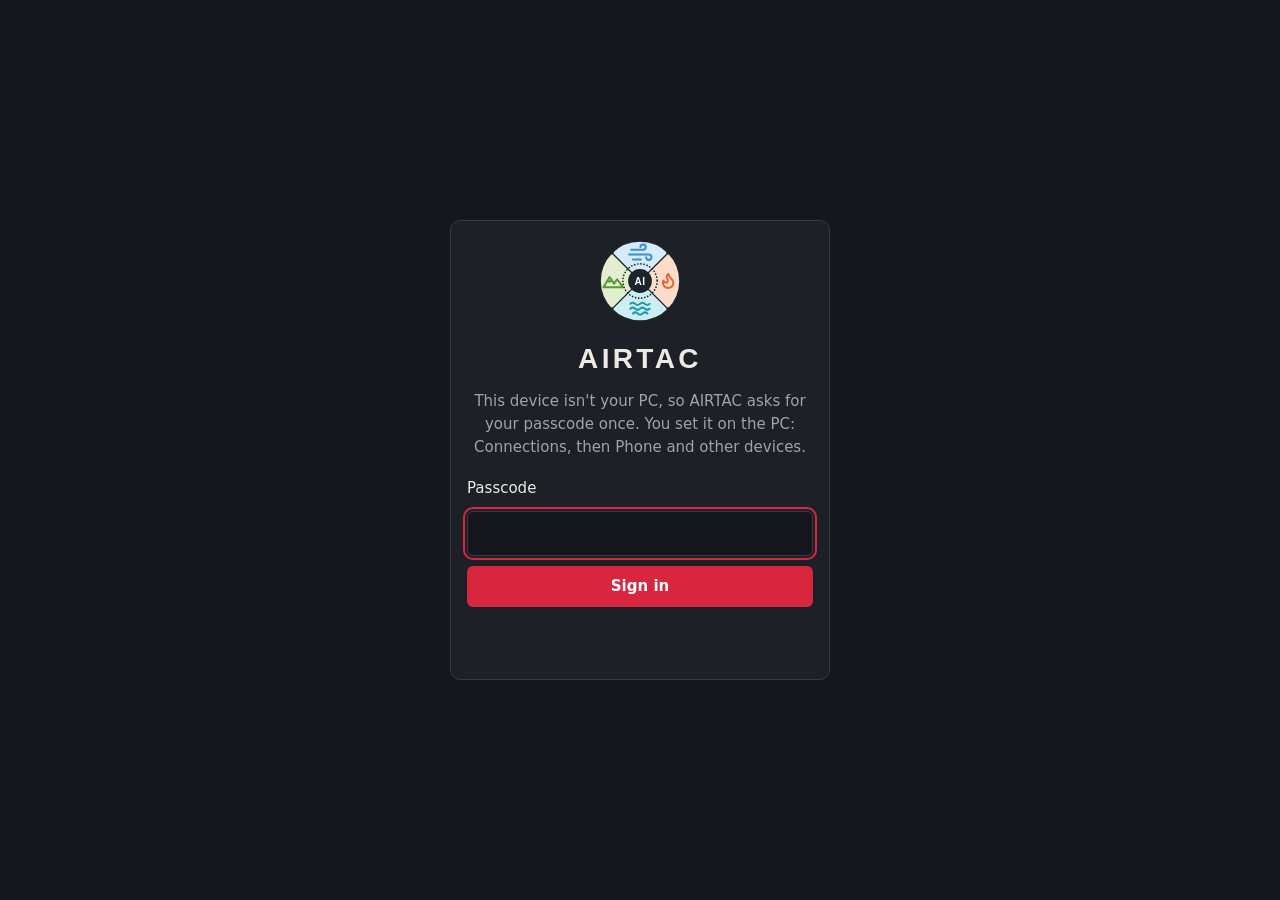
<file: web/login.html>
<!doctype html>
<html lang="en" data-skin="crimson">
<head>
  <meta charset="utf-8">
  <meta name="viewport" content="width=device-width, initial-scale=1">
  <meta name="color-scheme" content="dark light">
  <title>AIRTAC Advance: sign in</title>
  <meta name="theme-color" content="#15171c">
  <link rel="icon" href="favicon.svg?v=keys1" type="image/svg+xml">
  <link rel="manifest" href="manifest.webmanifest?v=keys1">
  <link rel="stylesheet" href="style.css?v=keys1">
  <script src="login.js?v=keys1" defer></script>
  <style>
    body { min-height: 100vh; display: grid; place-items: center; padding: 16px; }
    .signin { width: min(380px, 100%); text-align: center; }
    .signin img { width: 88px; height: 88px; }
    .signin h1 { margin: 12px 0 4px; font: 700 28px/1.1 var(--display); letter-spacing: 0.12em; }
    .signin form { display: flex; flex-direction: column; gap: 10px; margin-top: 18px; text-align: left; }
    .signin .error { min-height: 1.3em; color: var(--accent-ink); font-size: 14px; }
  </style>
</head>
<body>
  <main class="signin panel">
    <img src="logo.svg" alt="">
    <h1>AIRTAC</h1>
    <p class="muted">This device isn't your PC, so AIRTAC asks for your passcode once. You set it on the PC: Connections, then Phone and other devices.</p>
    <form id="form">
      <label for="code">Passcode</label>
      <input id="code" class="field" type="password" autocomplete="current-password" required autofocus>
      <button class="primary" type="submit">Sign in</button>
      <p id="error" class="error" role="alert"></p>
    </form>
  </main>
</body>
</html>
</file>
<file: web/style.css>
/* AIRTAC: one page, three themes. Every colour comes from the variables below, so a theme
   is just a different set of values. Solid panels only: no glass or blur (cheap on an old laptop). */

:root,
[data-skin="crimson"] {          /* default: gunmetal and crimson */
  --bg: #15171c;
  --surface: #1d2027;
  --raised: #262a33;
  --line: #353a45;
  --ink: #eeeae3;
  --muted: #9ba4b0;
  --accent: #d7263d;
  --accent-ink: #ff6b7d;          /* accent readable as text on the dark surface */
  --accent-soft: rgba(215, 38, 61, 0.15);
  --on-accent: #ffffff;
  --ok: #3fbf8f;
  --warn: #e2a93b;
  --gold: var(--ink);              /* headline numbers; only the Gilded skin makes them gold */
  --sheen: none;                   /* panel finish; only Gilded uses a brushed-metal gradient */
  --wordmark: var(--ink);
  --wordmark-fill: none;
  --logo-dot: var(--accent);
  --logo-ink: var(--ink);
  --logo-apex: var(--accent);
  --logo-wave: var(--accent);
  color-scheme: dark;
}

[data-skin="arc"] {              /* navy and cyan */
  --bg: #0f1b24;
  --surface: #142430;
  --raised: #1a2e3c;
  --line: #28475c;
  --ink: #e4f3f9;
  --muted: #8eb3c4;
  --accent: #2fb6e5;
  --accent-ink: #6fd3f5;
  --accent-soft: rgba(47, 182, 229, 0.15);
  --on-accent: #062230;
  --ok: #46c79a;
  --warn: #e6b04a;
  --gold: var(--ink);
  --sheen: none;
  --wordmark: var(--ink);
  --wordmark-fill: none;
  --logo-dot: var(--accent);
  --logo-ink: var(--ink);
  --logo-apex: var(--accent);
  --logo-wave: var(--accent);
  color-scheme: dark;
}

[data-skin="day"] {              /* light, search-engine plain */
  --bg: #f6f7f9;
  --surface: #ffffff;
  --raised: #eef0f4;
  --line: #dde1e7;
  --ink: #1b1f27;
  --muted: #5b6472;
  --accent: #c21f35;
  --accent-ink: #b01c30;
  --accent-soft: rgba(194, 31, 53, 0.09);
  --on-accent: #ffffff;
  --ok: #1d8a5f;
  --warn: #a56a00;
  --gold: var(--ink);
  --sheen: none;
  --wordmark: var(--ink);
  --wordmark-fill: none;
  --logo-dot: var(--accent);
  --logo-ink: var(--ink);
  --logo-apex: var(--accent);
  --logo-wave: var(--accent);
  color-scheme: light;
}

[data-skin="gilded"] {            /* metallic black, silver, sky blue and metallic gold */
  --bg: #121418;
  --surface: #1b1e24;
  --raised: #262a31;
  --line: #4a505a;                 /* silver edges */
  --ink: #e9edf2;                  /* silver-white text */
  --muted: #a9b0ba;                /* brushed silver */
  --accent: #4fb8f0;               /* sky blue: buttons, links, focus */
  --accent-ink: #84cdf6;
  --accent-soft: rgba(79, 184, 240, 0.14);
  --on-accent: #06202e;
  --ok: #46c79a;
  --warn: #e6b04a;
  --gold: #e2bd5a;                 /* metallic gold: headline numbers and the wordmark */
  --logo-dot: #e2bd5a;
  --logo-ink: #dfe4ea;
  --logo-apex: #4fb8f0;
  --logo-wave: #e2bd5a;
  --sheen: linear-gradient(160deg, rgba(255, 255, 255, 0.06), rgba(255, 255, 255, 0) 40%, rgba(0, 0, 0, 0.18));
  --wordmark: transparent;
  --wordmark-fill: linear-gradient(180deg, #f6e7b0 0%, #e2bd5a 45%, #a8812a 55%, #e9cd7c 100%);
  color-scheme: dark;
}

[data-skin="contrast"] {          /* high contrast: black, white and yellow, strong outlines */
  --bg: #000000;
  --surface: #000000;
  --raised: #141414;
  --line: #ffffff;
  --ink: #ffffff;
  --muted: #e6e6e6;
  --accent: #ffd400;
  --accent-ink: #ffd400;
  --accent-soft: rgba(255, 212, 0, 0.18);
  --on-accent: #000000;
  --ok: #4dff9e;
  --warn: #ffb000;
  --gold: #ffffff;
  --sheen: none;
  --wordmark: #ffffff;
  --wordmark-fill: none;
  --logo-dot: #ffd400;
  --logo-ink: #ffffff;
  --logo-apex: #ffd400;
  --logo-wave: #ffd400;
  color-scheme: dark;
}
[data-skin="contrast"] a { text-decoration: underline; }
[data-skin="contrast"] :focus-visible { outline: 3px solid #ffd400 !important; outline-offset: 2px; }

:root {
  /* Bahnschrift ships with Windows 10 and 11: a DIN-style face that gives the instrument
     look without downloading a font. Phones fall back to their condensed system faces. */
  --display: "Bahnschrift", "DIN Alternate", "Roboto Condensed", "Arial Narrow", sans-serif;
  --body: "Segoe UI", system-ui, -apple-system, Roboto, sans-serif;
  --mono: Consolas, "Cascadia Mono", ui-monospace, monospace;
  --r-sm: 6px;
  --r-md: 10px;
  --r-pill: 999px;
}

* { box-sizing: border-box; }
html { background: var(--bg); }
body {
  margin: 0;
  background: var(--bg);
  color: var(--ink);
  font: 15px/1.55 var(--body);
  -webkit-font-smoothing: antialiased;
}
a { color: var(--accent-ink); }
input[type="radio"], input[type="checkbox"] { accent-color: var(--accent); }
[hidden] { display: none !important; }
.muted { color: var(--muted); }
.spacer { flex: 1; }

.icon {
  width: 20px;
  height: 20px;
  fill: none;
  stroke: currentColor;
  stroke-width: 1.75;
  stroke-linecap: round;
  stroke-linejoin: round;
  flex: none;
}

:focus-visible { outline: 2px solid var(--accent); outline-offset: 2px; }

/* ---------------------------------------------------------------- buttons and fields */

button { font: inherit; color: inherit; cursor: pointer; }
button:disabled { opacity: 0.5; cursor: wait; }

.icon-btn {
  display: inline-grid;
  place-items: center;
  width: 40px;
  height: 40px;
  border: 0;
  border-radius: var(--r-sm);
  background: transparent;
  color: var(--ink);
}
.icon-btn:hover { background: var(--raised); }
.icon-btn.small { width: 32px; height: 32px; }

.primary, .quiet {
  padding: 8px 16px;
  border-radius: var(--r-sm);
  border: 1px solid transparent;
  font-weight: 600;
}
.primary { background: var(--accent); color: var(--on-accent); }
.quiet { background: var(--raised); border-color: var(--line); }

.field {
  width: 100%;
  padding: 10px 12px;
  font: inherit;
  color: var(--ink);
  background: var(--bg);
  border: 1px solid var(--line);
  border-radius: var(--r-sm);
}
.field.mono { font: 14px/1.5 var(--mono); }
select.field { width: auto; padding: 6px 8px; }

/* ---------------------------------------------------------------- top bar and status */

.topbar {
  position: sticky;
  top: env(safe-area-inset-top, 0px);  /* stays below a phone's status bar */
  z-index: 20;
  display: flex;
  align-items: center;
  gap: 8px;
  padding: 8px 16px;
  background: var(--bg);
  border-bottom: 1px solid var(--line);
}
.brand {
  display: inline-flex;
  align-items: center;
  gap: 10px;
  font: 600 19px/1 var(--display);
  letter-spacing: 0.18em;
  color: var(--ink);
  text-decoration: none;
}
.logo { width: 30px; height: 30px; flex: none; }
.badge {
  padding: 3px 9px;
  border-radius: var(--r-pill);
  font: 600 12px/1.4 var(--display);
  letter-spacing: 0.06em;
  background: var(--raised);
  color: var(--muted);
}
/* Fixed colours, so the badge reads the same in every theme. */
.badge.live { background: #3fbf8f; color: #06140e; }
.badge.mock { background: #e2a93b; color: #1a1200; }

.stop {
  display: inline-flex;
  align-items: center;
  gap: 6px;
  padding: 6px 12px;
  border-radius: var(--r-sm);
  border: 1px solid var(--accent);
  background: transparent;
  color: var(--accent-ink);
  font-weight: 600;
}
.stop:hover { background: var(--accent-soft); }

.status { margin: 0; padding: 8px 16px; background: var(--warn); color: #1a1200; font-weight: 600; }

/* ---------------------------------------------------------------- drawer */

.scrim { position: fixed; inset: 0; z-index: 30; background: rgba(0, 0, 0, 0.5); }
.drawer {
  position: fixed;
  inset: 0 auto 0 0;
  z-index: 40;
  width: min(300px, 86vw);
  padding: 12px;
  overflow-y: auto;
  background: var(--surface);
  border-right: 1px solid var(--line);
  transform: translateX(-102%);
  transition: transform 0.2s ease;
}
.drawer.open { transform: none; }
.drawer-head { display: flex; align-items: center; justify-content: space-between; padding: 4px 4px 12px; }
.drawer-nav a, .drawer-item {
  display: flex;
  align-items: center;
  gap: 12px;
  width: 100%;
  padding: 10px 12px;
  border: 0;
  border-radius: var(--r-sm);
  background: transparent;
  color: var(--ink);
  text-decoration: none;
  text-align: left;
}
.drawer-nav a:hover, .drawer-item:hover { background: var(--raised); }
.drawer-nav a[aria-current="page"] { background: var(--accent-soft); color: var(--accent-ink); }
.drawer-group { margin: 16px 0 0; padding: 12px 0 0; border: 0; border-top: 1px solid var(--line); }
.drawer-label { margin: 0 0 6px; padding: 0 12px; color: var(--muted); font-size: 13px; }
.themes label, .switch { display: flex; align-items: center; gap: 10px; padding: 8px 12px; cursor: pointer; }
.swatch { width: 18px; height: 18px; border-radius: 50%; border: 1px solid var(--line); }
.swatch.crimson { background: linear-gradient(135deg, #15171c 50%, #d7263d 50%); }
.swatch.arc { background: linear-gradient(135deg, #0f1b24 50%, #2fb6e5 50%); }
.swatch.day { background: linear-gradient(135deg, #ffffff 50%, #c21f35 50%); }
.swatch.gilded { background: conic-gradient(#121418 0 25%, #c9ced6 0 50%, #4fb8f0 0 75%, #e2bd5a 0); }
.swatch.contrast { background: linear-gradient(135deg, #000000 50%, #ffd400 50%); border-color: #ffffff; }

.search, .answer, .app, .news-list, .progress-body, .drawer, .sheet, .panel, .chat-panel { background-image: var(--sheen); }

/* ---------------------------------------------------------------- home: hero and search */

main { max-width: 1120px; margin: 0 auto; padding: 0 16px 48px; }

.hero { max-width: 720px; margin: 0 auto; padding: 56px 0 24px; text-align: center; }
.wordmark {
  margin: 0;
  font: 600 clamp(56px, 11vw, 96px)/0.95 var(--display);
  letter-spacing: 0.22em;
  margin-right: -0.22em;            /* letter-spacing adds space after the last letter; this re-centres it */
  color: var(--wordmark);
  background: var(--wordmark-fill);
  -webkit-background-clip: text;    /* Gilded: the gold gradient shows through the letters */
  background-clip: text;
}
.tagline { margin: 12px 0 28px; color: var(--muted); font-size: 16px; }
.wordmark + .state-line { margin-bottom: 24px; }

.search {
  position: relative;
  display: flex;
  align-items: center;
  gap: 4px;
  padding: 6px 6px 6px 16px;
  background: var(--surface);
  border: 1px solid var(--line);
  border-radius: var(--r-pill);
  text-align: left;
}
.search:focus-within { border-color: var(--accent); box-shadow: 0 0 0 3px var(--accent-soft); }
.search-icon { color: var(--muted); }
.search input {
  flex: 1;
  min-width: 0;
  padding: 10px 8px;
  border: 0;
  outline: 0;
  background: transparent;
  color: var(--ink);
  font: 17px/1.3 var(--body);
}
.search input::-webkit-search-cancel-button { filter: grayscale(1); }
.mic {
  display: inline-grid;
  place-items: center;
  width: 44px;
  height: 44px;
  border: 0;
  border-radius: 50%;
  background: transparent;
  color: var(--accent-ink);
}
.mic:hover { background: var(--accent-soft); }
.mic.listening { background: var(--accent); color: var(--on-accent); animation: pulse 1.2s ease-in-out infinite; }
@keyframes pulse { 50% { box-shadow: 0 0 0 8px var(--accent-soft); } }
.ask-btn {
  padding: 10px 20px;
  border: 0;
  border-radius: var(--r-pill);
  background: var(--accent);
  color: var(--on-accent);
  font-weight: 600;
}
.hint { margin: 10px 0 0; color: var(--muted); font-size: 13px; }

.suggest {
  position: absolute;
  top: calc(100% + 6px);
  left: 0;
  right: 0;
  z-index: 10;
  margin: 0;
  padding: 6px;
  list-style: none;
  background: var(--surface);
  border: 1px solid var(--line);
  border-radius: var(--r-md);
  box-shadow: 0 12px 28px rgba(0, 0, 0, 0.35);
}
.suggest li {
  display: flex;
  align-items: center;
  gap: 10px;
  padding: 9px 10px;
  border-radius: var(--r-sm);
  cursor: pointer;
}
.suggest li[aria-selected="true"], .suggest li:hover { background: var(--raised); }
.suggest .icon { width: 18px; height: 18px; color: var(--muted); }
.suggest .kind { margin-left: auto; color: var(--muted); font-size: 12px; }

/* ---------------------------------------------------------------- the route trace */
/* You -> model -> tool(s) -> reply. The line between nodes runs while AIRTAC is working,
   then each hop lights up in order once the answer arrives. */

.route {
  display: flex;
  flex-wrap: wrap;
  align-items: center;
  justify-content: center;
  gap: 0;
  margin: 26px 0 0;
  padding: 0;
  list-style: none;
}
.route li { display: flex; align-items: center; }
.route.idle { opacity: 0.55; }           /* before the first question: shows the path, nothing lit */
.node {
  padding: 5px 12px;
  border: 1px solid var(--line);
  border-radius: var(--r-pill);
  background: var(--surface);
  color: var(--muted);
  font: 500 13px/1.3 var(--display);
  letter-spacing: 0.02em;
  white-space: nowrap;
  transition: border-color 0.2s, color 0.2s, background 0.2s;
}
.node.lit { border-color: var(--accent); color: var(--ink); background: var(--accent-soft); }
.node.ok { border-color: var(--ok); }
.node.error { border-color: var(--warn); color: var(--warn); }
.node.held { border-color: var(--warn); color: var(--ink); }
.wire { position: relative; width: 34px; height: 2px; margin: 0 4px; overflow: hidden; background: var(--line); }
.wire.lit { background: var(--accent); }
.wire.busy::after {
  content: "";
  position: absolute;
  inset: 0 auto 0 -40%;
  width: 40%;
  background: var(--accent);
  animation: travel 0.9s linear infinite;
}
@keyframes travel { to { left: 100%; } }

/* ---------------------------------------------------------------- answer */

.answer {
  margin: 20px 0 0;
  padding: 18px 20px;
  text-align: left;
  background: var(--surface);
  border: 1px solid var(--line);
  border-left: 3px solid var(--accent);
  border-radius: var(--r-md);
}
.spoken { margin: 0; font-size: 18px; line-height: 1.5; }
.pending {
  display: flex;
  flex-wrap: wrap;
  align-items: center;
  gap: 8px;
  margin-top: 14px;
  padding: 12px;
  border: 1px solid var(--warn);
  border-radius: var(--r-sm);
}
.pending p { flex-basis: 100%; margin: 0 0 4px; }
.pending-args {
  flex-basis: 100%;
  max-height: 12em;
  overflow: auto;
  margin: 0 0 6px;
  padding: 8px 10px;
  border-radius: var(--r-sm);
  background: var(--raised);
  color: var(--ink);
  font-family: inherit;
  font-size: 14px;
  line-height: 1.45;
  white-space: pre-wrap;
  overflow-wrap: anywhere;
}
.preview { display: block; max-width: 100%; margin-top: 14px; border-radius: var(--r-sm); background: #fff; }
.details { margin-top: 12px; }
.details summary { cursor: pointer; color: var(--muted); font-size: 14px; }
.screen {
  max-height: 340px;
  overflow: auto;
  margin: 8px 0 0;
  padding: 12px;
  background: var(--bg);
  border-radius: var(--r-sm);
  font: 13px/1.5 var(--mono);
  white-space: pre-wrap;
  word-break: break-word;
}
.transcript { margin: 8px 0 0; padding: 0; list-style: none; font-size: 14px; }
.transcript li { padding: 6px 0; border-bottom: 1px solid var(--line); }
.transcript .who { color: var(--muted); margin-right: 6px; }

/* ---------------------------------------------------------------- blocks: apps, news, progress */

.block { margin-top: 36px; }
.block h2, .view-title { margin: 0 0 14px; font: 600 21px/1.2 var(--display); letter-spacing: 0.02em; }
.block-head { display: flex; align-items: center; justify-content: space-between; }
.block-head h2 { margin-bottom: 14px; }

/* Nine apps: three rows of three, icon beside the text. */
.apps { display: grid; grid-template-columns: repeat(3, 1fr); gap: 10px; }
.app {
  display: flex;
  align-items: center;
  gap: 14px;
  padding: 14px;
  text-align: left;
  background: var(--surface);
  border: 1px solid var(--line);
  border-radius: var(--r-md);
}
.app:hover { border-color: var(--accent); }
.app .icon { width: 28px; height: 28px; color: var(--accent-ink); }
.app strong { display: block; font: 600 15px/1.2 var(--display); }
.app small { display: block; margin-top: 2px; color: var(--muted); font-size: 13px; line-height: 1.35; }

.split { display: grid; grid-template-columns: 1.6fr 1fr; gap: 24px; }

.tabs { display: flex; flex-wrap: wrap; gap: 6px; margin-bottom: 12px; }
.tab {
  padding: 6px 12px;
  border: 1px solid var(--line);
  border-radius: var(--r-pill);
  background: transparent;
  color: var(--muted);
  font-size: 14px;
}
.tab[aria-selected="true"] { border-color: var(--accent); background: var(--accent-soft); color: var(--ink); }
.news-list { background: var(--surface); border: 1px solid var(--line); border-radius: var(--r-md); }
.news-item { display: block; padding: 12px 16px; border-bottom: 1px solid var(--line); text-decoration: none; color: var(--ink); }
.news-item:last-child { border-bottom: 0; }
.news-item:hover { background: var(--raised); }
.news-item strong { display: block; font-weight: 600; line-height: 1.4; }
.news-item span { display: block; margin-top: 2px; color: var(--muted); font-size: 13px; }
.news-note { margin: 0; padding: 16px; color: var(--muted); }
.source { display: flex; justify-content: space-between; padding: 10px 16px; color: var(--muted); font-size: 13px; border-top: 1px solid var(--line); }
.sample-tag { color: var(--warn); }

/* Progress: one hero number, one bar chart, one column chart, three small totals. */
.progress-body { padding: 16px; background: var(--surface); border: 1px solid var(--line); border-radius: var(--r-md); }
.hero-num { margin: 0; font: 600 52px/1 var(--display); color: var(--gold); }
.hero-label { margin: 4px 0 18px; color: var(--muted); }
.chart-title { margin: 18px 0 8px; font-size: 14px; color: var(--muted); }
.hbar { display: grid; grid-template-columns: 64px 1fr 36px; align-items: center; gap: 8px; margin: 6px 0; font-size: 14px; }
.hbar .track { height: 14px; }
.hbar .fill { height: 100%; min-width: 2px; background: var(--accent); border-radius: 0 4px 4px 0; }
.hbar .val { text-align: right; font-variant-numeric: tabular-nums; }
.cols { display: flex; align-items: flex-end; justify-content: space-between; height: 120px; padding-top: 16px; border-bottom: 1px solid var(--line); }
.col { flex: 1; display: flex; flex-direction: column; align-items: center; justify-content: flex-end; height: 100%; cursor: default; }
.col .bar { width: min(22px, 70%); min-height: 2px; background: var(--accent); border-radius: 4px 4px 0 0; }
.col .cap { font-size: 12px; color: var(--ink); margin-bottom: 3px; font-variant-numeric: tabular-nums; }
.days { display: flex; justify-content: space-between; margin-top: 4px; }
.days span { flex: 1; text-align: center; color: var(--muted); font-size: 12px; }
.totals { display: grid; grid-template-columns: repeat(3, 1fr); gap: 8px; margin-top: 18px; }
.total { padding: 10px; background: var(--bg); border-radius: var(--r-sm); }
.total b { display: block; font: 600 22px/1.1 var(--display); color: var(--gold); }
.total span { color: var(--muted); font-size: 12px; }
.table-toggle { margin-top: 14px; padding: 0; border: 0; background: none; color: var(--accent-ink); font-size: 13px; text-decoration: underline; }
.data-table { width: 100%; margin-top: 8px; border-collapse: collapse; font-size: 13px; }
.data-table th, .data-table td { padding: 4px 6px; border-bottom: 1px solid var(--line); text-align: right; }
.data-table th:first-child, .data-table td:first-child { text-align: left; }

.tip {
  position: fixed;
  z-index: 60;
  padding: 6px 10px;
  pointer-events: none;
  background: var(--ink);
  color: var(--bg);
  border-radius: var(--r-sm);
  font-size: 13px;
  white-space: nowrap;
}

/* ---------------------------------------------------------------- history and files */

.view-title { margin-top: 32px; }
.history { margin-top: 16px; }
.history h3 { margin: 22px 0 8px; font: 600 15px/1.2 var(--display); color: var(--muted); }
.history-row {
  display: flex;
  align-items: center;
  gap: 12px;
  padding: 10px 12px;
  border-bottom: 1px solid var(--line);
}
.history-row .text { flex: 1; min-width: 0; overflow-wrap: anywhere; }
.history-row time { color: var(--muted); font-size: 13px; font-variant-numeric: tabular-nums; }
.history-row button { padding: 4px 10px; border: 1px solid var(--line); border-radius: var(--r-sm); background: transparent; font-size: 13px; }
.empty { padding: 28px 12px; color: var(--muted); }

.files { margin: 16px 0 0; padding: 0; list-style: none; }
.files li { display: flex; align-items: center; gap: 12px; padding: 10px 0; border-bottom: 1px solid var(--line); }
.files img { width: 56px; height: 40px; object-fit: cover; border-radius: 4px; background: #fff; }
.files .kind { width: 56px; text-align: center; font: 600 12px/40px var(--display); color: var(--muted); background: var(--raised); border-radius: 4px; }
.files small { color: var(--muted); }

/* ---------------------------------------------------------------- dialogs */

.sheet {
  width: min(640px, calc(100vw - 24px));
  padding: 0;
  color: var(--ink);
  background: var(--surface);
  border: 1px solid var(--line);
  border-radius: var(--r-md);
}
.sheet::backdrop { background: rgba(0, 0, 0, 0.55); }
.sheet-body { display: flex; flex-direction: column; gap: 12px; padding: 16px 18px 18px; }
.sheet-head { display: flex; align-items: center; justify-content: space-between; }
.sheet-head h2 { margin: 0; font: 600 20px/1.2 var(--display); }
.sheet p { margin: 0; }
.sheet .quiet { align-self: flex-start; }
.row { display: flex; flex-wrap: wrap; align-items: center; gap: 12px; }
.row label { display: flex; align-items: center; gap: 6px; color: var(--muted); font-size: 14px; }

/* ---------------------------------------------------------------- small screens */

@media (max-width: 900px) {
  .split { grid-template-columns: 1fr; }
}
@media (max-width: 560px) {
  .hero { padding-top: 36px; }
  .wordmark { letter-spacing: 0.14em; margin-right: -0.14em; }
  .ask-btn { display: none; }               /* Enter or the keyboard's Go key sends on phones */
  .apps { gap: 8px; }
  .app { flex-direction: column; align-items: flex-start; gap: 8px; padding: 12px 10px; }
  .app small { display: none; }
  .stop span { display: none; }
  .badge { white-space: nowrap; }
  header .edition { display: none; }        /* room for the model badge; the home page still says Advance */
  .hint { display: none; }                  /* keyboard tips don't help on a phone */
  .wire { width: 18px; }
  .route { row-gap: 8px; }
}

@media (prefers-reduced-motion: reduce) {
  *, *::before, *::after { animation: none !important; transition: none !important; }
}

/* ---------------------------------------------------------------- answers you can listen to */

.answer-head { display: flex; align-items: flex-start; gap: 12px; }
.answer-head .spoken { flex: 1; }
.listen {
  display: inline-flex;
  align-items: center;
  gap: 6px;
  flex: none;
  padding: 5px 10px;
  border: 1px solid var(--line);
  border-radius: var(--r-pill);
  background: transparent;
  color: var(--accent-ink);
  font-size: 13px;
}
.listen .icon { width: 16px; height: 16px; }
.listen:hover { background: var(--accent-soft); }

/* ---------------------------------------------------------------- app pages */

.drawer-apps a { font-size: 15px; }
.drawer-apps .icon { color: var(--accent-ink); }

.app-head { margin: 28px 0 18px; }
.back { display: inline-flex; align-items: center; gap: 6px; color: var(--muted); text-decoration: none; font-size: 14px; }
.back:hover { color: var(--ink); }
.app-title { display: flex; align-items: center; gap: 14px; margin-top: 10px; }
.app-title h2 { margin: 0; font: 600 30px/1.1 var(--display); letter-spacing: 0.02em; }
.app-title p { margin: 2px 0 0; }
.app-badge {
  display: grid;
  place-items: center;
  width: 52px;
  height: 52px;
  border-radius: var(--r-md);
  background: var(--accent-soft);
  color: var(--accent-ink);
  border: 1px solid var(--line);
}
.app-badge .icon { width: 28px; height: 28px; }
.usage { margin: 10px 0 0; font-size: 13px; }

.app-body { display: grid; grid-template-columns: minmax(0, 1.55fr) minmax(0, 1fr); gap: 24px; align-items: start; }
.app-main { display: flex; flex-direction: column; gap: 18px; min-width: 0; }
.chips { display: flex; flex-wrap: wrap; gap: 8px; }
.chip-btn {
  padding: 7px 12px;
  border: 1px solid var(--line);
  border-radius: var(--r-pill);
  background: var(--surface);
  font-size: 14px;
}
.chip-btn:hover { border-color: var(--accent); }
.chip-btn.primary { background: var(--accent); color: var(--on-accent); border-color: transparent; }

.stats { display: grid; grid-template-columns: repeat(auto-fit, minmax(140px, 1fr)); gap: 10px; }
.stat { padding: 14px; background: var(--surface); background-image: var(--sheen); border: 1px solid var(--line); border-radius: var(--r-md); }
.stat b { display: block; font: 600 30px/1.1 var(--display); color: var(--gold); font-variant-numeric: tabular-nums; }
.stat span { display: block; margin-top: 4px; color: var(--muted); font-size: 13px; }
.stat em { font-style: normal; color: var(--warn); font-size: 12px; }

.panel { padding: 16px; background: var(--surface); border: 1px solid var(--line); border-radius: var(--r-md); }
.panel h3 { display: flex; justify-content: space-between; gap: 8px; margin: 0 0 10px; font: 600 16px/1.3 var(--display); }
.panel h3 em { font: 400 12px/1.6 var(--body); font-style: normal; color: var(--warn); }
.rows { margin: 0; padding: 0; list-style: none; }
.rows li { padding: 9px 0; border-bottom: 1px solid var(--line); }
.rows li:last-child { border-bottom: 0; }
.rows a, .rows strong { display: block; font-weight: 600; color: var(--ink); text-decoration: none; overflow-wrap: anywhere; }
.rows a:hover { color: var(--accent-ink); }
.rows span { display: block; color: var(--muted); font-size: 13px; }
.gallery { display: grid; grid-template-columns: repeat(auto-fill, minmax(140px, 1fr)); gap: 10px; }
.gallery img { width: 100%; aspect-ratio: 4 / 3; object-fit: contain; background: #fff; border-radius: var(--r-sm); }
.panel .hbar { grid-template-columns: 112px 1fr 36px; }   /* room for "GeeksforGeeks" */
.meter { display: grid; grid-template-columns: 96px 1fr 64px; align-items: center; gap: 8px; margin: 8px 0; font-size: 14px; }
.meter .track { height: 10px; background: var(--raised); border-radius: 5px; overflow: hidden; }
.meter .fill { height: 100%; background: var(--accent); border-radius: 5px; }
.meter .val { text-align: right; color: var(--muted); font-variant-numeric: tabular-nums; }

/* Schedule editor */
.event-form { display: grid; grid-template-columns: minmax(0, 2fr) minmax(0, 1fr) minmax(0, 0.8fr) minmax(0, 1fr) minmax(0, 0.9fr) auto auto; gap: 8px; }
.event-form .field { width: 100%; }
.plan-row { display: flex; flex-wrap: wrap; align-items: center; gap: 10px; margin-top: 12px; font-size: 13px; }
.month { margin: 18px 0 6px; font: 600 14px/1.2 var(--display); color: var(--muted); }
.event { display: grid; grid-template-columns: auto 92px minmax(0, 1fr) auto; align-items: start; gap: 10px; padding: 9px 0; border-bottom: 1px solid var(--line); }
.event input { margin-top: 3px; width: 18px; height: 18px; }
.event time { color: var(--accent-ink); font-size: 13px; font-variant-numeric: tabular-nums; padding-top: 2px; }
.event .what { min-width: 0; overflow-wrap: anywhere; }
.event .what small { display: block; color: var(--muted); font-size: 12px; }
.event.done .what strong { text-decoration: line-through; color: var(--muted); }
.tag { display: inline-block; margin-right: 6px; padding: 0 7px; border-radius: var(--r-pill); font-size: 11px; line-height: 18px; border: 1px solid var(--line); color: var(--muted); }
.tag.est { border-color: var(--warn); color: var(--warn); }
.event .remove { width: 28px; height: 28px; }

/* Chat inside an app */
.chat-panel {
  position: sticky;
  top: 76px;
  display: flex;
  flex-direction: column;
  max-height: calc(100vh - 96px);
  background: var(--surface);
  border: 1px solid var(--line);
  border-radius: var(--r-md);
}
.chat-panel h3 { margin: 0; padding: 12px 16px; font: 600 16px/1.3 var(--display); border-bottom: 1px solid var(--line); }
.chat-log { flex: 1; min-height: 220px; margin: 0; padding: 14px; overflow-y: auto; list-style: none; display: flex; flex-direction: column; gap: 10px; }
.msg { max-width: 88%; padding: 9px 12px; border-radius: 12px; line-height: 1.5; overflow-wrap: anywhere; }
.msg.you { align-self: flex-end; background: var(--accent); color: var(--on-accent); border-bottom-right-radius: 4px; }
.msg.ai { align-self: flex-start; background: var(--raised); border-bottom-left-radius: 4px; }
.msg .meta { display: flex; flex-wrap: wrap; align-items: center; gap: 6px; margin-top: 6px; }
.msg .used { font-size: 12px; color: var(--muted); }
.msg pre { margin: 8px 0 0; padding: 8px; max-height: 220px; overflow: auto; background: var(--bg); border-radius: var(--r-sm); font: 12px/1.45 var(--mono); white-space: pre-wrap; }
.msg img { display: block; margin-top: 8px; border-radius: var(--r-sm); background: #fff; }
.chat-empty { color: var(--muted); font-size: 14px; }
.chat-form { display: flex; align-items: center; gap: 6px; padding: 10px; border-top: 1px solid var(--line); }
.chat-form input { flex: 1; min-width: 0; }
.chat-form .ask-btn { padding: 9px 14px; }

@media (max-width: 900px) {
  .app-body { grid-template-columns: 1fr; }
  .chat-panel { position: static; max-height: none; }
  .event-form { grid-template-columns: 1fr 1fr; }
  .event-form .field:first-child { grid-column: 1 / -1; }
}
@media (max-width: 560px) {
  .event { grid-template-columns: auto 74px minmax(0, 1fr) auto; }
  .chat-form .ask-btn { display: inline-block; }
}
.next-up { display: grid; gap: 2px; margin-top: 16px; padding: 12px; border: 1px solid var(--line); border-left: 3px solid var(--gold); border-radius: var(--r-sm); color: var(--ink); text-decoration: none; }
.next-up:hover { border-color: var(--accent); }
.next-up strong { font-weight: 600; }
.next-up span { font-size: 13px; }

/* Your day, at the top of Home */
.today {
  display: flex;
  align-items: center;
  gap: 12px;
  margin: 0 0 22px;
  padding: 12px 14px;
  text-align: left;
  background: var(--surface);
  background-image: var(--sheen);
  border: 1px solid var(--line);
  border-left: 3px solid var(--logo-dot);
  border-radius: var(--r-md);
}
.today > .icon { color: var(--logo-dot); }
.today-body { flex: 1; min-width: 0; }
.today p { margin: 0; }
.today-link { font-size: 13px; color: var(--accent-ink); }
.today .hint-tap { margin-top: 6px; color: var(--muted); font-size: 12px; }
.today-items { display: flex; flex-wrap: wrap; gap: 6px; margin: 8px 0 0; padding: 0; list-style: none; }
.today-items li { padding: 2px 9px; border: 1px solid var(--line); border-radius: var(--r-pill); font-size: 12px; color: var(--muted); }
.today-items li.overdue { border-color: var(--warn); color: var(--warn); }
.today-items li.now { border-color: var(--logo-dot); color: var(--ink); }
.today.speaking { border-color: var(--logo-dot); box-shadow: 0 0 0 3px var(--accent-soft); }
@media (max-width: 560px) {
  .today { flex-wrap: wrap; align-items: flex-start; }
  .today-body { flex-basis: calc(100% - 40px); }
  .today .listen { margin-left: 32px; }
}


/* ---------------------------------------------------------------- the AIRTAC mark, alive */
/* Air, fire, water and earth around an AI core. The page sets <body data-state> to idle,
   listening, thinking or speaking, and the mark shows it. Colours are the brand's in every skin. */

.mark { display: block; overflow: visible; }
.mark .em-w.air { fill: #d6ebfa; } .mark .em-w.fire { fill: #fcdcca; }
.mark .em-w.water { fill: #cdeef0; } .mark .em-w.earth { fill: #e2eed0; }
.mark .em-w, .mark .em-core, .mark .em-dots, .mark .em-ping { transform-box: view-box; transform-origin: 50px 50px; }
.mark .em-div { fill: none; stroke: #1d232b; stroke-width: 1.6; }
.mark .em-i { fill: none; stroke-width: 2.3; stroke-linecap: round; stroke-linejoin: round; }
.mark .em-i.air { stroke: #3a8ed4; } .mark .em-i.fire { stroke: #e8662e; }
.mark .em-i.water { stroke: #2299ad; } .mark .em-i.earth { stroke: #5f9634; }
.mark .em-rim { fill: none; stroke: #1d232b; stroke-width: 3; }
.mark .em-pins circle { fill: #1d232b; }
.mark .em-dots { fill: none; stroke: #1d232b; stroke-width: 1.9; stroke-linecap: round; stroke-dasharray: 0.1 3.45; }
.mark .em-core { fill: #1d232b; }
.mark .em-ai { fill: #fff; font: 700 11.5px Inter, "Segoe UI", Arial, sans-serif; text-anchor: middle; letter-spacing: 0.4px; }
.mark .em-eye { fill: #fff; display: none; }
.mark .em-ping { fill: none; stroke: #4fb8f0; stroke-width: 2.4; opacity: 0; }
/* The small copy in the top bar keeps only what reads at 30 px. */
.logo.mark .em-icons, .logo.mark .em-dots, .logo.mark .em-ai, .logo.mark .em-pins { display: none; }
.logo.mark .em-eye { display: block; }
.logo.mark .em-core { transform: scale(1.25); }

.hero-mark { width: 96px; height: 96px; margin: 0 auto 14px; }
.state-line { min-height: 1.4em; margin: 8px 0 0; color: var(--muted); font-size: 13px; letter-spacing: 0.04em; }
.elements { margin: 6px 0 0; font: 600 13px/1.4 ui-monospace, "Cascadia Code", Consolas, monospace; letter-spacing: 0.04em; color: var(--muted); }
.elements .air { color: #4fa3e6; } .elements .fire { color: #ef7a45; }
.elements .water { color: #2fb2c4; } .elements .earth { color: #7cb24a; }

/* Opening: the four elements arrive one after another. */
.hero-mark .em-w { animation: em-pop 0.6s cubic-bezier(.2, .8, .3, 1) both; }
.hero-mark .em-w.fire { animation-delay: 0.08s; }
.hero-mark .em-w.water { animation-delay: 0.16s; }
.hero-mark .em-w.earth { animation-delay: 0.24s; }
@keyframes em-pop { from { opacity: 0; transform: scale(0.6); } to { opacity: 1; transform: scale(1); } }

/* Thinking: the elements light up in turn and the dotted ring turns. */
body[data-state="thinking"] .mark .em-w { animation: em-glow 1.6s ease-in-out infinite; }
body[data-state="thinking"] .mark .em-w.fire { animation-delay: 0.4s; }
body[data-state="thinking"] .mark .em-w.water { animation-delay: 0.8s; }
body[data-state="thinking"] .mark .em-w.earth { animation-delay: 1.2s; }
body[data-state="thinking"] .mark .em-dots { animation: em-spin 2.4s linear infinite; }
@keyframes em-glow { 0%, 100% { opacity: 1; } 50% { opacity: 0.45; } }
@keyframes em-spin { to { transform: rotate(360deg); } }

/* Speaking: the AI core beats like a voice. */
body[data-state="speaking"] .mark .em-core { animation: em-beat 0.8s ease-in-out infinite; }
body[data-state="speaking"] .mark .em-dots { animation: em-spin 6s linear infinite; }
@keyframes em-beat { 0%, 100% { transform: scale(1); } 50% { transform: scale(1.12); } }
body[data-state="speaking"] .logo.mark .em-core { animation-name: em-beat-small; }
@keyframes em-beat-small { 0%, 100% { transform: scale(1.25); } 50% { transform: scale(1.45); } }

/* Listening: rings go out from the core. */
body[data-state="listening"] .mark .em-ping { animation: em-ping 1.3s ease-out infinite; }
@keyframes em-ping { 0% { opacity: 0.9; transform: scale(1); } 100% { opacity: 0; transform: scale(3); } }

/* Voice settings in the menu */
.voice-settings { display: flex; flex-direction: column; gap: 4px; }
.setting { display: flex; flex-direction: column; gap: 4px; padding: 6px 12px; font-size: 14px; color: var(--muted); }
.setting .field { width: 100%; padding: 6px 8px; }
.voice-settings .quiet { margin: 6px 12px 0; align-self: flex-start; }

@media (max-width: 560px) {
  .hero-mark { width: 72px; height: 72px; margin-bottom: 10px; }
}
@media (prefers-reduced-motion: reduce) {
  .mark *, body[data-state] .mark * { animation: none !important; }
  body[data-state="speaking"] .mark .em-core { transform: scale(1.1); }
  body[data-state="listening"] .mark .em-ping { opacity: 0.8; transform: scale(1.8); }
  body[data-state="thinking"] .mark .em-dots { stroke: #4fb8f0; }
}
.plan-note { margin: 6px 0 0; font-size: 12px; }

/* ---------------------------------------------------------------- Web: results and the reader */

.app.core { border-left: 3px solid var(--logo-dot); }
.web-search { max-width: 760px; margin: 0; }
.web-note { min-height: 1.3em; margin: 10px 0 0; font-size: 13px; }
.web-body { display: grid; grid-template-columns: minmax(0, 1fr); gap: 20px; margin-top: 12px; }
.web-body:has(.reader:not([hidden])) { grid-template-columns: minmax(0, 1fr) minmax(0, 1.1fr); }
.web-results { margin: 0; padding: 0; list-style: none; max-width: 760px; }
.web-result { padding: 14px 0; border-bottom: 1px solid var(--line); }
.web-site { display: flex; align-items: center; gap: 8px; font-size: 12.5px; color: var(--muted); }
.web-fav { display: inline-grid; place-items: center; width: 22px; height: 22px; border-radius: 50%;
  background: var(--raised); border: 1px solid var(--line); color: var(--ink); font: 700 11px/1 var(--display); }
.web-title { display: block; margin: 6px 0 4px; font: 600 17px/1.3 var(--display); color: var(--accent-ink); text-decoration: none; }
.web-title:hover { text-decoration: underline; }
.web-snippet { margin: 0; color: var(--ink); font-size: 14px; line-height: 1.5; opacity: 0.88; }
.web-actions { display: flex; gap: 8px; margin-top: 8px; }
.quiet.small, .btn-link { display: inline-flex; align-items: center; gap: 6px; padding: 4px 10px; font-size: 13px; }
.btn-link { border: 1px solid var(--line); border-radius: var(--r-sm); background: var(--raised); color: var(--ink);
  text-decoration: none; font-weight: 600; }
.quiet.small .icon, .btn-link .icon { width: 15px; height: 15px; }
.reader { position: sticky; top: 72px; align-self: start; max-height: calc(100vh - 96px); overflow-y: auto; }
.reader-head h3 { margin: 0 0 4px; font: 600 19px/1.3 var(--display); }
.reader-src { font-size: 13px; color: var(--accent-ink); }
.reader .chips { margin: 12px 0; }
.reader-answer { margin-bottom: 12px; padding: 12px; border-left: 3px solid var(--logo-dot); background: var(--raised);
  border-radius: var(--r-sm); line-height: 1.5; }
.reader-answer p { margin: 0; }
.reader-text { font-size: 15px; line-height: 1.65; }
.reader-text h4 { margin: 18px 0 6px; font: 600 16px/1.3 var(--display); }
.reader-text p { margin: 0 0 10px; }
.reader-text .bullet { padding-left: 16px; position: relative; }
.reader-text .bullet::before { content: ""; position: absolute; left: 4px; top: 0.7em; width: 5px; height: 5px;
  border-radius: 50%; background: var(--muted); }

/* ---------------------------------------------------------------- Work mode */

.work-form { display: flex; flex-direction: column; gap: 10px; max-width: 860px; }
.work-form textarea { resize: vertical; min-height: 76px; }
.work-current { margin-top: 18px; max-width: 860px; }
.work-head { display: flex; align-items: flex-start; justify-content: space-between; gap: 12px; }
.work-head h3 { margin: 0; font: 600 18px/1.3 var(--display); }
.work-head p { margin: 4px 0 0; }
.work-badge { flex: none; padding: 4px 10px; border-radius: 999px; font-size: 12px; font-weight: 700;
  background: var(--raised); border: 1px solid var(--line); }
.work-badge.running, .work-badge.planning { color: var(--accent-ink); border-color: var(--accent); }
.work-badge.done { color: var(--ok); border-color: var(--ok); }
.work-badge.waiting { color: var(--warn); border-color: var(--warn); }
.work-badge.failed { color: var(--accent-ink); }
.work-steps { margin: 14px 0 0; padding: 0; list-style: none; counter-reset: step; }
.work-step { display: flex; gap: 12px; align-items: flex-start; padding: 9px 0; border-top: 1px solid var(--line); }
.work-step strong { display: block; font-weight: 600; }
.work-step small { display: block; margin-top: 2px; color: var(--muted); font-size: 13px; }
.work-mark { flex: none; display: grid; place-items: center; width: 24px; height: 24px; border-radius: 50%;
  border: 1.5px solid var(--line); font-size: 12px; font-weight: 700; color: var(--muted); }
.work-step.done .work-mark { border-color: var(--ok); color: var(--ok); }
.work-step.running .work-mark { border-color: var(--accent); color: var(--accent-ink); animation: em-glow 1.2s ease-in-out infinite; }
.work-step.failed .work-mark { border-color: var(--accent); color: var(--accent-ink); }
.work-step.waiting .work-mark { border-color: var(--warn); color: var(--warn); }
.work-step.skipped { opacity: 0.6; }
.work-result { margin-top: 12px; }
.file-link { display: inline-flex; align-items: center; gap: 8px; padding: 8px 14px; border-radius: var(--r-sm);
  background: var(--accent); color: var(--on-accent); font-weight: 600; text-decoration: none; }
.file-link .icon { width: 18px; height: 18px; }
.work-list-title { margin: 26px 0 8px; font: 600 16px/1.3 var(--display); }
.work-list { margin: 0; padding: 0; list-style: none; max-width: 860px; }
.work-item { display: flex; justify-content: space-between; gap: 12px; width: 100%; padding: 10px 12px; text-align: left;
  background: transparent; border: 0; border-bottom: 1px solid var(--line); color: var(--ink); }
.work-item:hover { background: var(--raised); }
.work-item small { flex: none; color: var(--muted); }

@media (max-width: 860px) {
  .web-body:has(.reader:not([hidden])) { grid-template-columns: minmax(0, 1fr); }
  .reader { position: static; max-height: none; }
}

/* ---------------------------------------------------------------- AIRTAC Advance */

.edition { font-size: 0.42em; letter-spacing: 0.32em; text-transform: uppercase; vertical-align: middle;
  color: var(--accent-ink); -webkit-text-fill-color: var(--accent-ink); margin-left: 0.3em; }
.brand .edition, .drawer-head .edition { font-size: 10px; letter-spacing: 0.2em; margin-left: 4px; font-weight: 700; vertical-align: baseline; }
/* AIRTAC and ADVANCE share one baseline (the logo stays centred beside them). */
.brand-name { display: inline-flex; align-items: baseline; line-height: 1; }
/* ADVANCE: one centred line under AIRTAC (the padding balances the letter-spacing after the last letter). */
.wordmark .edition { display: block; margin: 10px 0 0; padding-left: 0.42em; font-size: clamp(15px, 1.7vw, 20px); letter-spacing: 0.42em; }

/* under an answer */
.brain-line { margin: 10px 0 0; font-size: 12.5px; color: var(--muted); }
.brain-line::before { content: ""; display: inline-block; width: 7px; height: 7px; margin-right: 6px; border-radius: 50%;
  background: var(--logo-dot); vertical-align: 1px; }
.sources { display: flex; flex-wrap: wrap; gap: 6px; margin: 10px 0 0; padding: 0; list-style: none; }
.sources li { display: inline-flex; align-items: center; gap: 6px; padding: 4px 10px; border: 1px solid var(--line);
  border-radius: 999px; font-size: 12.5px; background: var(--raised); }
.sources .icon { width: 14px; height: 14px; color: var(--accent-ink); }
.player { display: block; width: 100%; margin-top: 10px; }
.feedback { display: flex; flex-wrap: wrap; align-items: center; gap: 6px; margin-top: 12px; font-size: 13px; }
.feedback .icon-btn .icon { width: 18px; height: 18px; }
.fb-form { display: flex; gap: 8px; flex: 1 1 100%; }
.fb-form .field { flex: 1; }
.msg .meta .icon-btn { width: 28px; height: 28px; }
.msg .meta .icon-btn .icon { width: 15px; height: 15px; }
.msg audio { width: 100%; margin-top: 8px; }

/* notifications */
.toasts { position: fixed; right: 16px; bottom: 16px; z-index: 60; display: flex; flex-direction: column; gap: 8px;
  margin: 0; padding: 0; list-style: none; max-width: min(380px, calc(100vw - 32px)); }
.toast { display: grid; grid-template-columns: 1fr auto; gap: 2px 10px; padding: 12px 12px 12px 16px;
  background: var(--surface); border: 1px solid var(--line); border-left: 3px solid var(--logo-dot);
  border-radius: var(--r-md); box-shadow: 0 10px 30px rgba(0, 0, 0, 0.35); }
.toast strong { grid-column: 1; }
.toast span { grid-column: 1; color: var(--muted); font-size: 13.5px; }
.toast .icon-btn { grid-column: 2; grid-row: 1 / span 2; align-self: start; }

/* knowledge library */
.drop { display: flex; flex-direction: column; align-items: center; gap: 8px; padding: 22px; text-align: center;
  border: 2px dashed var(--line); border-radius: var(--r-md); cursor: pointer; color: var(--muted); }
.drop .icon { width: 28px; height: 28px; color: var(--accent-ink); }
.drop.over { border-color: var(--accent); background: var(--accent-soft); color: var(--ink); }
.library .row { margin-top: 12px; align-items: center; }
.library label { display: flex; align-items: center; gap: 8px; }
.library select { width: auto; }

/* lessons */
.lessons-list { margin: 8px 0 0; padding: 0; list-style: none; }
.lessons-list li { display: grid; grid-template-columns: auto 1fr auto; gap: 12px; align-items: start; padding: 10px 0;
  border-top: 1px solid var(--line); }
.lessons-list li.off > span { opacity: 0.6; }
.lessons-list small { display: block; margin-top: 2px; color: var(--muted); font-size: 12.5px; }

/* brains and plugins */
.brain-table { display: grid; gap: 6px; margin-bottom: 12px; }
.brain-row { display: grid; grid-template-columns: minmax(120px, 0.8fr) minmax(0, 1.6fr) minmax(0, 1fr); gap: 12px;
  align-items: center; padding: 10px 14px; background: var(--surface); border: 1px solid var(--line); border-radius: var(--r-sm); }
.brain-row code { overflow-wrap: anywhere; font-size: 13px; }
.brain-row.missing { border-color: var(--warn); }
.warn-note { padding: 10px 14px; border-left: 3px solid var(--warn); background: var(--raised); border-radius: var(--r-sm); }
.plugin-grid { display: grid; grid-template-columns: repeat(auto-fill, minmax(260px, 1fr)); gap: 12px; }
.plugin { padding: 14px; background: var(--surface); border: 1px solid var(--line); border-radius: var(--r-md); }
.plugin.planned { border-style: dashed; opacity: 0.85; }
.plugin-head { display: flex; align-items: center; gap: 10px; }
.plugin-head .icon { width: 22px; height: 22px; color: var(--accent-ink); }
.plugin-head strong { flex: 1; font: 600 15px/1.2 var(--display); }
.plugin p { margin: 8px 0 0; font-size: 14px; line-height: 1.45; }
.plugin .small { font-size: 12.5px; }
.plugin details { margin-top: 8px; font-size: 13px; color: var(--muted); }
.plugin details ul { margin: 6px 0 0; padding-left: 18px; }
.plugin-reason { color: var(--warn); font-size: 13px; }
.pill { padding: 2px 9px; border-radius: 999px; font-size: 11.5px; font-weight: 700; border: 1px solid var(--line); }
.pill.on { color: var(--ok); border-color: var(--ok); }
.pill.planned { color: var(--muted); }
.pill.needs-packages, .pill.needs-plugins, .pill.error { color: var(--warn); border-color: var(--warn); }
.badge.warn { background: var(--warn); color: #1a1200; }
.skills-row { margin: 14px 0 0; max-width: 860px; }
.hero-sub { margin: 2px 0 8px; font-size: 12.5px; }

@media (max-width: 560px) {
  .brain-row { grid-template-columns: 1fr; gap: 4px; }
  .toasts { left: 16px; right: 16px; }
}
.plugin.planned .plugin-reason { color: var(--muted); }

/* Accounts: one card per site */
.accounts .row { display: flex; align-items: center; gap: 8px; }
.acc-cards { display: grid; grid-template-columns: repeat(auto-fill, minmax(240px, 1fr)); gap: 12px; margin-top: 12px; }
.acc-card { border: 1px solid var(--line); border-radius: 12px; padding: 12px; display: flex; flex-direction: column; gap: 8px; min-width: 0; }
.acc-card h4 { margin: 0; font-size: 15px; }
.acc-card .acc-line { margin: 0; font-size: 14px; overflow-wrap: anywhere; }
.acc-card .acc-line em { color: var(--muted); font-style: normal; }
.acc-card small { color: var(--muted); font-size: 12.5px; }
.acc-card form { display: flex; gap: 6px; }
.acc-card .field { flex: 1; min-width: 0; padding: 6px 8px; }
.acc-links { display: flex; flex-wrap: wrap; gap: 6px; }
.acc-links a { display: inline-flex; align-items: center; gap: 4px; padding: 6px 10px; border-radius: 999px;
  border: 1px solid var(--line); text-decoration: none; font-size: 13.5px; }
.acc-links a.primary { background: var(--accent); border-color: var(--accent); color: var(--on-accent, #fff); }
.msg-links { display: flex; flex-direction: column; gap: 2px; margin-top: 6px; font-size: 13px; overflow-wrap: anywhere; }

/* Phones: the question box comes first, then the answer; your day moves under them. */
.answer { scroll-margin-top: 72px; }
@media (max-width: 560px) {
  .hero { display: flex; flex-direction: column; padding-top: 18px; }
  .hero-mark { width: 56px; height: 56px; margin: 0 auto 6px; }
  .wordmark { font-size: 46px; }
  .tagline { display: none; }
  .hero .answer { order: 4; }
  .hero .today { order: 5; margin: 18px 0 0; }
}

/* Phones: the button that lets AIRTAC speak (see unlockAudio in app.js) */
.start-airtac {
  position: fixed; left: 50%; bottom: calc(16px + env(safe-area-inset-bottom, 0px)); z-index: 25;
  transform: translateX(-50%); display: inline-flex; align-items: center; gap: 10px;
  max-width: calc(100vw - 32px); padding: 14px 22px; border: 0; border-radius: var(--r-pill);
  background: var(--accent); color: var(--on-accent); font: 600 16px/1.2 var(--body);
  box-shadow: 0 10px 28px rgba(0, 0, 0, 0.45); white-space: nowrap;
}
.start-airtac .icon { width: 22px; height: 22px; }

/* Schedule editor: Edit and Delete beside each item */
.event-actions { display: inline-flex; align-items: center; gap: 4px; }
.quiet.small { padding: 4px 10px; font-size: 13px; }
.event.editing { background: var(--accent-soft); border-radius: var(--r-sm); }
.noticed { display: flex; flex-wrap: wrap; gap: 6px; margin-top: 10px; }

/* Apps: "All apps" toggle and the launch tiles */
.app.more { border-style: dashed; }
.app.more .icon { color: var(--muted); }
.drawer-more { color: var(--muted) !important; }
.launch-block { margin-top: 14px; }
.launch-title { margin: 0 0 8px; font: 600 15px/1.2 var(--display); color: var(--muted); }
.launch { display: flex; flex-wrap: wrap; gap: 8px; }
.launch-tile { display: inline-flex; align-items: center; gap: 8px; padding: 8px 14px 8px 8px; border: 1px solid var(--line);
  border-radius: var(--r-pill); background: var(--surface); color: var(--ink); text-decoration: none; font-weight: 600; }
.launch-tile:hover { border-color: var(--accent); }
.launch-tile .icon { width: 15px; height: 15px; color: var(--muted); }
.launch-mark { display: inline-grid; place-items: center; width: 26px; height: 26px; border-radius: 50%;
  background: var(--accent-soft); color: var(--accent-ink); font: 700 13px/1 var(--display); }
.muted.small { font-size: 12.5px; margin: 6px 0 0; }

/* Research: notes on the left, co-pilot on the right */
.research-head { display: flex; flex-wrap: wrap; align-items: center; gap: 8px; }
.research-head .view-title { margin-right: 8px; }
.research-head select { width: auto; max-width: 260px; }
.research { display: grid; grid-template-columns: minmax(0, 1.25fr) minmax(0, 1fr); gap: 16px; margin-top: 12px; align-items: start; }
.rs-notes { display: flex; flex-direction: column; gap: 8px; min-width: 0; }
.rs-title { font: 600 18px/1.3 var(--display); }
.rs-body { min-height: 62vh; resize: vertical; line-height: 1.55; }
.rs-preview { min-height: 62vh; padding: 4px 2px; overflow-wrap: anywhere; }
.rs-copilot { position: sticky; top: 72px; max-height: calc(100vh - 96px); overflow-y: auto; min-width: 0; }
.rs-copilot h3 { margin: 0 0 4px; }
.rs-ask { display: flex; gap: 6px; margin: 10px 0; }
.rs-ask .field { flex: 1; min-width: 0; }
.rs-results { margin: 0; padding: 0; list-style: none; display: flex; flex-direction: column; gap: 10px; }
.rs-result { padding: 10px 12px; border: 1px solid var(--line); border-radius: var(--r-md); background: var(--bg); }
.rs-result.busy { opacity: 0.7; }
.rs-result-head { display: flex; justify-content: space-between; gap: 8px; align-items: baseline; }
.md h2, .md h3, .md h4, .md h5 { margin: 12px 0 6px; font-family: var(--display); }
.md p { margin: 0 0 8px; }
.md ul, .md ol { margin: 0 0 8px; padding-left: 20px; }
.md blockquote { margin: 0 0 8px; padding-left: 10px; border-left: 3px solid var(--line); color: var(--muted); }
.md pre { padding: 8px; background: var(--raised); border-radius: var(--r-sm); overflow-x: auto; font: 13px/1.45 var(--mono); }
.md code { font-family: var(--mono); font-size: 0.92em; }
@media (max-width: 900px) {
  .research { grid-template-columns: 1fr; }
  .rs-copilot { position: static; max-height: none; }
  .rs-body, .rs-preview { min-height: 40vh; }
}

/* Accounts: login details */
.acc-vault { border-top: 1px solid var(--line); padding-top: 8px; }
.acc-vault summary { cursor: pointer; font-size: 13.5px; font-weight: 600; }
.acc-vault[open] { display: flex; flex-direction: column; gap: 6px; }
.acc-pw { display: flex; gap: 6px; }
.acc-pw .field { flex: 1; min-width: 0; padding: 6px 8px; }
.acc-vault textarea { resize: vertical; font-size: 12.5px; }
.acc-vault-actions { display: flex; gap: 6px; }
.tier-title { margin: 18px 0 4px; font: 600 16px/1.3 var(--display); }

/* Connections: a board of compact tiles; each opens a sheet */
.conn-top { display: flex; flex-wrap: wrap; align-items: flex-end; justify-content: space-between; gap: 10px 16px; }
.conn-top .view-title { margin-bottom: 4px; }
.conn-sum { display: flex; align-items: center; gap: 10px; margin: 0; color: var(--muted); font-size: 14px; }
.conn-leds { display: inline-flex; gap: 4px; }
.conn-filter { display: flex; gap: 6px; overflow-x: auto; scrollbar-width: none; max-width: 100%; }
.conn-filter::-webkit-scrollbar { display: none; }
.conn-filter .chip-btn[aria-selected="true"] { background: var(--accent-soft); border-color: var(--accent); color: var(--ink); }
.conn-intro { margin: 10px 0 0; }
#conn-note.warn-note { margin: 12px 0 0; font-size: 13.5px; }
.conn-grid { display: grid; grid-template-columns: repeat(auto-fill, minmax(210px, 1fr)); gap: 10px; margin-top: 14px; }

.led { display: inline-block; flex: none; width: 8px; height: 8px; border-radius: 50%; border: 1.5px solid var(--line); }
.led.connected { background: var(--ok); border-color: var(--ok); box-shadow: 0 0 6px var(--ok); }
.led.saved { border-color: var(--ok); }
.led.error { background: var(--warn); border-color: var(--warn); }

.conn-tile { display: flex; align-items: center; gap: 12px; min-width: 0; padding: 12px 14px; text-align: left;
  color: var(--ink); background: var(--surface); border: 1px solid var(--line); border-radius: var(--r-md); cursor: pointer; }
.conn-tile:hover { background: var(--raised); }
.conn-tile:focus-visible { outline: 2px solid var(--accent); outline-offset: 2px; }
.conn-tile.connected { border-color: color-mix(in srgb, var(--ok) 55%, var(--line)); }
.conn-tile.error { border-color: color-mix(in srgb, var(--warn) 60%, var(--line)); }
.conn-tile-text { display: flex; flex-direction: column; gap: 3px; min-width: 0; }
.conn-tile-text strong { font-size: 15px; overflow: hidden; text-overflow: ellipsis; white-space: nowrap; }
.conn-tile-text small { display: flex; align-items: center; gap: 6px; color: var(--muted); font-size: 12.5px; white-space: nowrap; }
.conn-mono { display: grid; place-items: center; flex: none; width: 38px; height: 38px; border-radius: 11px;
  font-weight: 700; font-size: 14px; letter-spacing: 0.02em; color: var(--hue);
  background: color-mix(in srgb, var(--hue) 16%, transparent); border: 1px solid color-mix(in srgb, var(--hue) 40%, transparent); }

.conn-sheet { width: min(460px, calc(100vw - 24px)); max-height: min(86vh, 720px); }
.conn-sheet-head { display: flex; align-items: center; gap: 12px; }
.conn-sheet-head > div { flex: 1; min-width: 0; }
.conn-sheet-head h2 { margin: 0; font: 600 19px/1.25 var(--display); }
.conn-sheet-head .icon-btn { align-self: flex-start; }
.conn-state { display: flex; align-items: center; gap: 6px; margin-top: 3px !important; font-size: 13px; color: var(--muted); }
.conn-state.connected { color: var(--ok); }
.conn-state.error { color: var(--warn); }
.conn-powers { font-size: 13px; color: var(--muted); }
.conn-note { font-size: 13px; color: var(--warn); }
.conn-form { display: flex; flex-direction: column; gap: 10px; }
.conn-field { display: flex; flex-direction: column; gap: 4px; font-size: 13px; color: var(--muted); }
.conn-field .field { padding: 10px 12px; width: 100%; box-sizing: border-box; }
.conn-actions { display: flex; flex-wrap: wrap; gap: 8px; }
.conn-msg { min-height: 1.2em; font-size: 13.5px; }
.conn-msg:empty { display: none; }
.conn-msg.ok { color: var(--ok); }
.conn-msg.bad { color: var(--warn); }
.conn-link { display: inline-flex; align-items: center; gap: 4px; font-size: 13.5px; align-self: flex-start; }
.conn-link .icon { width: 14px; height: 14px; }
.pill.connected { color: var(--ok); border-color: var(--ok); }

@media (max-width: 560px) {
  .conn-top { flex-direction: column; align-items: stretch; }
  .conn-grid { grid-template-columns: 1fr 1fr; gap: 8px; }
  .conn-tile { flex-direction: column; align-items: flex-start; gap: 8px; padding: 12px; }
  .conn-mono { width: 34px; height: 34px; font-size: 13px; }
  .conn-tile-text strong { font-size: 14.5px; }
  /* the key sheet rises from the bottom, thumb-high */
  .conn-sheet { width: 100vw; max-width: 100vw; margin: auto 0 0; border-radius: 18px 18px 0 0; border-bottom: 0;
    max-height: 88vh; padding-bottom: env(safe-area-inset-bottom); }
  .conn-sheet .conn-actions button { flex: 1; }
}
@media (prefers-reduced-motion: no-preference) {
  .conn-sheet[open] { animation: conn-rise 0.18s ease-out; }
}
@keyframes conn-rise { from { transform: translateY(12px); opacity: 0; } }

body:not([data-view="home"]) .start-airtac { display: none; }


/* ---------------------------------------------------------------- 0.4: logos, AI apps, Social, Passwords, Settings */
.sr-only { position: absolute; width: 1px; height: 1px; overflow: hidden; clip: rect(0 0 0 0); white-space: nowrap; }
.view-head { display: flex; flex-wrap: wrap; align-items: center; gap: 10px; }
.view-head .field[type="search"] { flex: 1 1 220px; max-width: 360px; width: auto; }
.tiny { font-size: 11.5px; margin: 0; }

/* A logo: the brand's own tile (web/logos), or a two-letter badge when there's no open-licence logo. */
.logo-tile { display: grid; place-items: center; flex: none; width: 40px; height: 40px; border-radius: 10px; overflow: hidden; }
.logo-tile img { width: 100%; height: 100%; display: block; }
.logo-tile.sm { width: 30px; height: 30px; border-radius: 8px; }
.badge-tile { background: var(--raised); border: 1px solid var(--line); color: var(--ink); font: 700 14px/1 var(--display); letter-spacing: 0.02em; }
.logo-tile.sm.badge-tile { font-size: 11.5px; }
.ai-mark.has-logo { padding: 0; background: none; border: 0; overflow: hidden; }
.ai-mark.has-logo img { width: 100%; height: 100%; display: block; }

.app-cards { display: grid; grid-template-columns: repeat(auto-fill, minmax(230px, 1fr)); gap: 12px; margin: 12px 0; }
.app-card { display: flex; flex-direction: column; gap: 8px; padding: 14px; min-width: 0; background: var(--surface); border: 1px solid var(--line); border-radius: var(--r-md); background-image: var(--sheen); }
.app-card > * { min-width: 0; max-width: 100%; }
.app-card-head { display: flex; align-items: center; gap: 10px; }
.app-card h3 { margin: 0; font: 600 16px/1.2 var(--display); }
.app-card-head .muted.small { margin: 2px 0 0; }
.app-card-about { margin: 0; font-size: 14px; color: var(--muted); flex: 1; }
.card-actions { display: flex; flex-wrap: wrap; gap: 6px; }
.small-btn { display: inline-flex; align-items: center; gap: 6px; padding: 6px 11px; font-size: 13.5px; text-decoration: none; border-radius: var(--r-sm); }
a.primary.small-btn { color: var(--on-accent); }
.small-btn .icon { width: 15px; height: 15px; }
#ai-groups { margin: 10px 0 2px; }

/* The chat header: brain picker, provider and model, this session's tokens */
.chat-meta { display: flex; flex-wrap: wrap; align-items: center; justify-content: center; gap: 6px 12px; margin: 6px auto 0; max-width: 760px;
  font-size: 13px; color: var(--muted); }
.chat-meta .field { width: auto; padding: 4px 8px; font-size: 13px; }
.chat-model { color: var(--ink); font-weight: 600; }
.chat-meta.over, .chat-meta.over .chat-tokens { color: var(--warn); }
p.chat-meta { display: block; margin: 0 0 8px; text-align: left; }

/* Passwords */
.pw-state { display: inline-flex; align-items: center; gap: 4px; font-size: 13px; color: var(--muted); }
.pw-state .icon { width: 16px; height: 16px; }
.pc-only { display: flex; flex-direction: column; align-items: flex-start; gap: 6px; max-width: 560px; margin-top: 12px; }
.pc-only > .icon { width: 28px; height: 28px; color: var(--accent-ink); }
.pc-only p { margin: 0; }
.pw-setup, .pw-unlock { display: flex; flex-direction: column; gap: 10px; max-width: 560px; margin-top: 12px; }
.pw-setup .setting { padding: 0; }
.pw-unlock .row { display: flex; gap: 8px; }
.pw-unlock .row .field { flex: 1; }
.pw-tools { display: flex; flex-wrap: wrap; align-items: center; gap: 8px; margin: 12px 0; }
.pw-tools .primary, .pw-tools .quiet, .pw-actions .quiet { display: inline-flex; align-items: center; gap: 6px; }
.pw-tools .icon, .pw-actions .icon { width: 15px; height: 15px; }
.pw-form { display: flex; flex-direction: column; gap: 8px; margin-bottom: 12px; }
.pw-form .row { display: flex; gap: 8px; }
.pw-grid { display: grid; grid-template-columns: repeat(auto-fit, minmax(180px, 1fr)); gap: 8px; }
.pw-list { list-style: none; margin: 0; padding: 0; display: flex; flex-direction: column; gap: 8px; }
.pw-row { display: grid; grid-template-columns: auto minmax(0, 1fr) minmax(90px, auto) auto; align-items: center; gap: 10px;
  padding: 10px 12px; background: var(--surface); border: 1px solid var(--line); border-radius: var(--r-md); }
.pw-who { display: flex; flex-direction: column; min-width: 0; }
.pw-who strong, .pw-who span { overflow: hidden; text-overflow: ellipsis; white-space: nowrap; }
.pw-mask { font-family: var(--mono); font-size: 14px; letter-spacing: 0.05em; overflow-wrap: anywhere; }
.pw-actions { display: flex; flex-wrap: wrap; gap: 6px; justify-content: flex-end; }
.pw-actions .quiet { padding: 5px 9px; font-size: 13px; }
.pass-sheet .sheet-body { display: flex; flex-direction: column; gap: 10px; }
.pass-sheet .row { display: flex; gap: 8px; }

/* Settings */
.settings { display: grid; grid-template-columns: repeat(auto-fit, minmax(300px, 1fr)); gap: 14px; margin-top: 12px; align-items: start; }
.settings-wide { grid-column: 1 / -1; }
.settings .setting { padding: 6px 0; }
.settings .inline { display: flex; align-items: center; gap: 6px; }
.settings .inline .field { width: 140px; }
.settings .row { display: flex; flex-wrap: wrap; align-items: center; gap: 10px; margin-top: 8px; }
.quiet-link { color: var(--accent-ink); font-size: 14px; }
.theme-cards { display: grid; grid-template-columns: repeat(auto-fill, minmax(130px, 1fr)); gap: 8px; }
.theme-card { position: relative; display: flex; flex-direction: column; gap: 4px; padding: 10px; border: 1px solid var(--line); border-radius: var(--r-md); cursor: pointer; }
.theme-card input { position: absolute; opacity: 0; }
.theme-card:has(input:checked) { border-color: var(--accent); box-shadow: 0 0 0 2px var(--accent-soft); }
.theme-card:has(input:focus-visible) { outline: 2px solid var(--accent); }
.swatch.big { width: 100%; height: 34px; border-radius: var(--r-sm); }
.api-table { display: flex; flex-direction: column; gap: 6px; }
.api-row { display: grid; grid-template-columns: auto minmax(0, 1.3fr) minmax(70px, auto) minmax(0, 1fr) auto; align-items: center; gap: 10px;
  padding: 8px 10px; border: 1px solid var(--line); border-radius: var(--r-md); }
.api-row .api-msg { grid-column: 2 / -1; margin: 0; }
.api-row .api-msg:empty { display: none; }
.api-name { display: flex; flex-direction: column; min-width: 0; }
.api-name strong { overflow: hidden; text-overflow: ellipsis; white-space: nowrap; }
.api-key { font: 13px var(--mono); color: var(--muted); }
.api-state { display: inline-flex; align-items: center; gap: 6px; font-size: 13px; }

/* Research: recent notes on the left, and a distraction-free Focus mode (like Medium's editor) */
.research { grid-template-columns: minmax(150px, 0.45fr) minmax(0, 1.25fr) minmax(0, 1fr); }
.rs-recent { position: sticky; top: 72px; min-width: 0; }
.rs-recent h3 { margin: 0 0 6px; }
.rs-recent ol { list-style: none; margin: 0; padding: 0; display: flex; flex-direction: column; gap: 2px; }
.rs-recent button { width: 100%; text-align: left; padding: 6px 8px; border: 0; border-radius: var(--r-sm); background: none; color: var(--ink); cursor: pointer; }
.rs-recent button small { display: block; color: var(--muted); font-size: 11.5px; }
.rs-recent button[aria-current="true"] { background: var(--accent-soft); color: var(--accent-ink); }
#rs-focus { display: inline-flex; align-items: center; gap: 6px; }
#rs-focus .icon { width: 16px; height: 16px; }
body.focus-write .topbar, body.focus-write .rs-recent, body.focus-write .rs-copilot, body.focus-write .dock-bar,
body.focus-write .research-head > :not(#rs-focus):not(#rs-saved) { display: none !important; }
body.focus-write .research { grid-template-columns: minmax(0, 1fr); max-width: 760px; margin: 0 auto; }
body.focus-write .rs-notes { border: 0; background: none; padding: 0; }
body.focus-write .rs-notes > .tabs, body.focus-write .rs-notes > .muted.small { display: none; }
body.focus-write .rs-body:focus, body.focus-write .rs-title:focus { outline: none; box-shadow: none; }
body.focus-write .rs-title { font-size: 30px; border: 0; background: none; padding: 8px 0; }
body.focus-write .rs-body { min-height: 78vh; border: 0; background: none; font: 19px/1.75 Georgia, "Times New Roman", serif; padding: 0; resize: none; }
body.focus-write .research-head { justify-content: flex-end; max-width: 760px; margin: 0 auto; }
@media (max-width: 900px) {
  .research { grid-template-columns: 1fr; }
  .rs-recent { position: static; }
  .rs-recent ol { flex-direction: row; overflow-x: auto; }
  .rs-recent button { white-space: nowrap; }
}
@media (max-width: 560px) {
  .pw-row { grid-template-columns: auto minmax(0, 1fr); }
  .pw-mask, .pw-actions { grid-column: 1 / -1; justify-content: flex-start; }
  .api-row { grid-template-columns: auto minmax(0, 1fr) auto; grid-template-areas: "logo name test" "logo key state" "msg msg msg"; row-gap: 4px; }
  .api-row > .logo-tile { grid-area: logo; align-self: start; }
  .api-row .api-name { grid-area: name; }
  .api-row > button { grid-area: test; }
  .api-row .api-key { grid-area: key; }
  .api-row .api-state { grid-area: state; justify-self: end; }
  .api-row .api-msg { grid-area: msg; }
  .app-cards { grid-template-columns: 1fr; }
  body.focus-write .rs-body { font-size: 17px; }
}
.conn-mono.has-logo { padding: 0; background: none; border: 0; overflow: hidden; }
.conn-mono.has-logo img { width: 100%; height: 100%; display: block; }
#pw-lock { display: inline-flex; align-items: center; gap: 6px; }
#pw-lock .icon { width: 16px; height: 16px; }

/* The chat's side panel (model and plugins): slides in from the right; full screen on a phone */
.chat-setup { display: inline-flex; align-items: center; gap: 6px; padding: 4px 10px; font-size: 13px; }
.chat-setup .icon { width: 15px; height: 15px; }
.side-sheet { margin: 0 0 0 auto; height: 100dvh; max-height: 100dvh; width: min(380px, 100vw); max-width: 100vw; padding: 0; border: 0; border-left: 1px solid var(--line);
  background: var(--surface); color: var(--ink); }
.side-sheet[open] { animation: side-in 0.18s ease-out; }
@keyframes side-in { from { transform: translateX(24px); opacity: 0; } }
.side-sheet::backdrop { background: rgba(0, 0, 0, 0.45); }
.side-sheet .sheet-body { display: flex; flex-direction: column; gap: 10px; padding: 16px; overflow-y: auto; height: 100%; box-sizing: border-box; }
.side-sheet .setting { padding: 0; }
.side-mode { border: 1px solid var(--line); border-radius: var(--r-md); padding: 8px 12px; display: flex; flex-direction: column; gap: 6px; font-size: 14px; }
.side-mode legend { padding: 0 4px; color: var(--muted); font-size: 13px; }
.side-plugins { display: flex; flex-direction: column; gap: 4px; }
.side-plugin { display: flex; align-items: center; gap: 10px; padding: 6px 8px; border-radius: var(--r-sm); cursor: pointer; }
.side-plugin:hover { background: var(--raised); }
.side-plugin .icon { width: 18px; height: 18px; color: var(--muted); flex: none; }
.side-plugin span { display: flex; flex-direction: column; }
.side-plugin input:disabled + .icon, .side-plugin:has(input:disabled) span { opacity: 0.55; }
@media (prefers-reduced-motion: reduce) { .side-sheet[open] { animation: none; } }

/* Dev tools */
.dev-env { margin: 8px 0; display: flex; flex-wrap: wrap; gap: 4px 10px; }
.dev-card .app-card-head { align-items: flex-start; }
.dev-cmd { display: block; padding: 8px 10px; background: var(--raised); border-radius: var(--r-sm); font: 12.5px/1.5 var(--mono);
  overflow-x: auto; white-space: pre; color: var(--ink); }
.dev-out { margin: 8px 0 0; padding: 8px 10px; background: var(--bg); border: 1px solid var(--line); border-radius: var(--r-sm);
  font: 12px/1.5 var(--mono); max-height: 240px; overflow: auto; white-space: pre-wrap; overflow-wrap: anywhere; }
.dev-reach { margin-top: 12px; }
.dev-doctor { margin: 8px 0 12px; }
.dev-doctor-head { display: flex; gap: 12px; align-items: flex-start; justify-content: space-between; flex-wrap: wrap; }
.dev-doctor-head h3 { margin: 0 0 4px; }
.doctor-list { list-style: none; margin: 10px 0 0; padding: 0; display: grid; gap: 4px; }
.doctor-group { margin-top: 8px; font-weight: 700; font-size: 12px; text-transform: uppercase; letter-spacing: .06em; color: var(--muted); }
.doctor-row { display: flex; gap: 8px; align-items: baseline; font-size: 13.5px; overflow-wrap: anywhere; }
.doctor-row .led { flex: none; transform: translateY(1px); }
.led.fail { background: #e5484d; border-color: #e5484d; }   /* red in every theme: something to fix */
.doctor-fix { font-size: 12.5px; margin-top: 2px; }
.doctor-fix::before { content: "Fix: "; font-weight: 600; }
.doctor-good { color: var(--ok, inherit); }
.doctor-bad { color: var(--warn, inherit); font-weight: 600; }
.dev-reach summary { cursor: pointer; font-weight: 600; }

/* Offline banner: the server can't be reached (app.js connectionLost). */
.conn-banner { position: sticky; top: 0; z-index: 60; display: flex; gap: 12px; align-items: center; justify-content: space-between;
  flex-wrap: wrap; padding: 10px 16px; background: var(--warn); color: #1a1200; }
.conn-banner[hidden] { display: none; }
.conn-banner-text { display: grid; gap: 2px; min-width: 0; flex: 1 1 260px; overflow-wrap: anywhere; }
.conn-banner-actions { display: flex; gap: 8px; flex: none; }
.conn-banner .quiet { color: #1a1200; border-color: rgba(0,0,0,.35); background: rgba(255,255,255,.35); }
.conn-banner button { min-height: 44px; }

/* Search matches and "Your progress" numbers */
mark { background: var(--accent-soft); color: inherit; border-radius: 3px; padding: 0 1px; }
.suggest .suggest-empty { opacity: .8; cursor: default; }
.totals.you { margin: 0 0 12px; }
.you-num b { color: var(--gold); }

/* Touch targets: on a phone (or any touch screen) everything you tap is at least 44 x 44 px. */
@media (max-width: 600px), (pointer: coarse) {
  button, select, textarea, .chip-btn, .tab, a.primary, a.quiet, .small-btn, .stop, .icon-btn,
  input:not([type="checkbox"]):not([type="radio"]):not([type="range"]), .drawer-nav a, .drawer-more, .drawer-item,
  .app-card a, .news-item, .history-row button, .quiet-link {
    min-height: 44px;
  }
  .icon-btn, .icon-btn.small, .mic, .listen { min-width: 44px; min-height: 44px; }
  .drawer-nav a, .drawer-more, .quiet-link { display: flex; align-items: center; }
  label.switch, .drawer-group label { min-height: 44px; display: flex; align-items: center; gap: 8px; }
}

/* ---------------------------------------------------------------- Part B: catalog pages, Tabs, Web engines, Search everything */
.catalog-tools, .web-tools, .tab-tools { display: flex; flex-wrap: wrap; align-items: center; gap: 8px; margin: 6px 0; }
.catalog-tools .spacer, .web-tools .spacer, .tab-tools .spacer { flex: 1; }
.catalog-group { margin: 14px 0 4px; }
.catalog-group-h { margin: 0; font: 600 13px/1.3 var(--display); letter-spacing: 0.06em; text-transform: uppercase; color: var(--muted);
  padding-bottom: 6px; border-bottom: 1px solid var(--line); }
.embed-why { margin: 0; overflow: hidden; text-overflow: ellipsis; white-space: nowrap; }
.embed-why.ok { color: var(--ok); }
.card-actions { display: flex; flex-wrap: wrap; align-items: center; gap: 8px; }
.card-edit { margin-left: auto; }
.fav-tile { background: #fff; padding: 6px; border: 1px solid var(--line); }
.logo-tile.sm.fav-tile { padding: 4px; }
.danger { color: var(--accent-ink); }

.app-dialog { width: min(480px, calc(100vw - 32px)); padding: 18px; background: var(--surface); color: var(--ink);
  border: 1px solid var(--line); border-radius: var(--r-md); }
.app-dialog::backdrop { background: rgba(0, 0, 0, 0.55); }
.app-dialog h3 { margin: 0 0 12px; font: 600 18px/1.2 var(--display); }
.app-dialog label { display: grid; gap: 4px; margin: 0 0 10px; font-size: 14px; color: var(--muted); }
.app-dialog .row { display: flex; gap: 8px; align-items: center; }
.app-dialog .row .spacer { flex: 1; }

.tabbar { display: flex; align-items: stretch; gap: 8px; border-bottom: 1px solid var(--line); }
.tab-list { display: flex; flex: 1; min-width: 0; overflow-x: auto; scrollbar-width: thin; }
.site-tab { display: flex; align-items: center; gap: 8px; max-width: 220px; padding: 6px 8px 6px 10px; border: 1px solid transparent;
  border-bottom: 0; border-radius: 8px 8px 0 0; background: transparent; color: var(--muted); font: inherit; cursor: pointer; white-space: nowrap; }
.site-tab[aria-selected="true"] { background: var(--surface); color: var(--ink); border-color: var(--line); box-shadow: inset 0 2px 0 var(--accent); }
.site-tab.unloaded .tab-name { font-style: italic; opacity: 0.75; }
.site-tab.drop { box-shadow: inset 3px 0 0 var(--accent); }
.tab-name { overflow: hidden; text-overflow: ellipsis; }
.tab-close { display: grid; place-items: center; width: 22px; height: 22px; border-radius: 6px; }
.tab-close:hover { background: var(--raised); }
.tab-close .icon { width: 14px; height: 14px; }
.tab-search { display: flex; align-items: center; padding: 4px 0; }
.tab-search input { width: 220px; max-width: 40vw; padding: 6px 10px; border: 1px solid var(--line); border-radius: 8px; background: var(--raised); color: var(--ink); font: inherit; }
.tab-notice { margin: 4px 0; }
.tab-frames { position: relative; height: calc(100vh - 250px); min-height: 360px; border: 1px solid var(--line); border-radius: 0 0 var(--r-md) var(--r-md); overflow: hidden; background: #fff; }
.tab-frames:empty { display: none; }
.tab-frame { width: 100%; height: 100%; border: 0; display: block; }
.tab-frame[hidden] { display: none; }
.tab-empty { padding: 24px 0; }
.tab-picks { display: flex; flex-wrap: wrap; gap: 8px; }
.tab-picks .small-btn { display: inline-flex; align-items: center; gap: 8px; }

.web-src { margin-left: 8px; font-size: 12px; color: var(--muted); }
.find-btn { display: none; }
@media (max-width: 899px) {
  .find-btn { display: grid; }
  .tab-search input { width: 140px; }
  .tab-frames { height: calc(100vh - 230px); }
}
.catalog-tools .conn-filter, .web-tools .conn-filter, .tab-tools .conn-filter { flex-wrap: nowrap; overflow-x: auto; max-width: 100%; scrollbar-width: none; }
.catalog-tools .chip-btn, .web-tools .chip-btn, .tab-tools .chip-btn { flex: none; white-space: nowrap; }

/* ---------------------------------------------------------------- Part C: attachments, About you */
.attach-btn .icon { width: 20px; height: 20px; }
.attach-chips { display: flex; flex-wrap: wrap; gap: 8px; margin: 8px 0 0; }
.attach-chips[hidden] { display: none; }
.attach-chip { display: inline-flex; align-items: center; gap: 8px; max-width: 100%; padding: 6px 6px 6px 10px; border: 1px solid var(--line);
  border-radius: 10px; background: var(--surface); font-size: 13px; }
.attach-chip > .icon { width: 18px; height: 18px; flex: none; color: var(--muted); }
.attach-chip.ready > .icon { color: var(--ok); }
.attach-chip.error { border-color: var(--accent); }
.attach-chip.error small { color: var(--accent-ink); }
.attach-chip.uploading, .attach-chip.reading { opacity: 0.85; }
.chip-words { display: flex; flex-direction: column; min-width: 0; }
.chip-words small { color: var(--muted); overflow: hidden; text-overflow: ellipsis; white-space: nowrap; max-width: 260px; }
.chip-name { all: unset; cursor: pointer; font-weight: 600; overflow: hidden; text-overflow: ellipsis; white-space: nowrap; max-width: 260px; }
.chip-name:disabled { cursor: default; }
.chip-name:focus-visible { outline: 2px solid var(--accent); }
.chip-x { display: grid; place-items: center; width: 26px; height: 26px; border: 0; border-radius: 6px; background: transparent; color: var(--muted); cursor: pointer; }
.chip-x:hover { background: var(--raised); color: var(--ink); }
.chip-x .icon { width: 14px; height: 14px; }
.drop-on { outline: 2px dashed var(--accent); outline-offset: 4px; }
.attach-dialog { width: min(720px, calc(100vw - 32px)); }
.attach-preview { max-height: 60vh; overflow: auto; }
.attach-text { white-space: pre-wrap; word-break: break-word; font-size: 13px; background: var(--bg); padding: 10px; border-radius: 8px; border: 1px solid var(--line); }
.attach-img { max-width: 100%; max-height: 40vh; display: block; margin: 0 auto 8px; border-radius: 8px; }
.about-form { display: grid; grid-template-columns: repeat(auto-fill, minmax(260px, 1fr)); gap: 4px 16px; }
.about-form .about-other, .about-form .row { grid-column: 1 / -1; }
.about-form textarea { resize: vertical; }

@media (max-width: 600px), (pointer: coarse) {
  .chip-name { min-height: 44px; display: flex; align-items: center; }
  .chip-x { width: 44px; height: 44px; }
}
.repo-form { align-items: flex-end; flex-wrap: wrap; gap: 8px; margin-top: 12px; }
.repo-form .grow { flex: 1 1 260px; display: grid; gap: 4px; }
.repo-form label { display: grid; gap: 4px; }
.rs-brain-row { margin: 8px 0 2px; }
.lib-search { gap: 8px; margin-bottom: 8px; }
.lib-search .grow { flex: 1; }
.lib-answer { margin: 8px 0 4px; padding: 10px 12px; border-left: 3px solid var(--accent); background: var(--surface); border-radius: 6px; }
.lib-cites { margin: 0 0 10px; padding-left: 22px; font-size: 13px; color: var(--muted); }
.lib-hit { padding: 8px 0; border-bottom: 1px solid var(--line); }
.lib-hit p { margin: 2px 0; }
.sched-import { display: flex; flex-wrap: wrap; align-items: center; gap: 8px; margin: 12px 0 6px; }
.sched-import .icon { width: 16px; height: 16px; }
.inline-label { display: inline-flex; align-items: center; gap: 6px; font-size: 14px; color: var(--muted); }
.imp-preview { max-height: 360px; overflow: auto; padding: 8px; margin: 6px 0; border: 1px solid var(--line); border-radius: var(--r-md); background: var(--bg); }
.imp-row { display: grid; grid-template-columns: auto 150px 1fr auto; gap: 8px; align-items: center; padding: 4px 0; border-bottom: 1px solid var(--line); font-size: 14px; }
.sched-ask { gap: 8px; margin: 10px 0 4px; }
.sched-ask .grow { flex: 1; }
.sched-answer { white-space: pre-wrap; padding: 10px 12px; border-left: 3px solid var(--accent); background: var(--surface); border-radius: 6px; }
.sched-views { margin: 10px 0 6px; }
.cal-head { display: flex; align-items: center; justify-content: center; gap: 12px; margin: 6px 0; }
.cal-grid { display: grid; grid-template-columns: repeat(7, minmax(0, 1fr)); gap: 2px; }
.cal-dow { font-size: 12px; color: var(--muted); text-align: center; padding: 4px 0; }
.cal-day { min-height: 84px; padding: 4px; border: 1px solid var(--line); border-radius: 6px; background: var(--surface); display: flex; flex-direction: column; gap: 2px; min-width: 0; }
.cal-day.out { opacity: 0.45; }
.cal-day.today { border-color: var(--accent); box-shadow: inset 0 0 0 1px var(--accent); }
.cal-n { font-size: 12px; color: var(--muted); }
.cal-ev { font-size: 11.5px; line-height: 1.25; padding: 1px 4px; border-radius: 4px; background: var(--accent-soft); overflow: hidden; text-overflow: ellipsis; white-space: nowrap; }
.cal-ev.study { background: rgba(63, 191, 143, 0.18); }
.cal-ev.exam { background: rgba(215, 38, 61, 0.25); }
.cal-ev.done { text-decoration: line-through; opacity: 0.6; }
.cal-more { font-size: 11px; color: var(--muted); }
@media (max-width: 600px) {
  .cal-day { min-height: 56px; }
  .cal-ev { font-size: 0; height: 6px; padding: 0; }   /* phones: a coloured dot-bar per item; tap the list view for words */
  .imp-row { grid-template-columns: auto 1fr; }
  .imp-row .tag, .imp-row time { grid-column: 2; }
}
.work-report { max-height: 60vh; overflow: auto; padding: 10px 12px; border: 1px solid var(--line); border-radius: var(--r-md); background: var(--surface); margin: 8px 0; }
.models-panel { margin: 12px 0 20px; }
.model-row { display: grid; grid-template-columns: minmax(0, 1.4fr) minmax(0, 1fr) 70px minmax(0, 1fr) minmax(0, 1.2fr); gap: 8px; align-items: center; padding: 6px 0; border-bottom: 1px solid var(--line); }
.model-row code { overflow: hidden; text-overflow: ellipsis; white-space: nowrap; }
.model-row.too-big { opacity: 0.6; }
.model-roles { display: grid; grid-template-columns: repeat(auto-fill, minmax(220px, 1fr)); gap: 4px 16px; margin-top: 10px; }
.add-plugin { margin: 8px 0 14px; }
.add-plugin summary { cursor: pointer; font-weight: 600; }
.plugin-form { display: grid; grid-template-columns: repeat(auto-fill, minmax(240px, 1fr)); gap: 4px 16px; margin-top: 10px; }
.plugin-form .row { grid-column: 1 / -1; }
.plugin-switch { display: inline-flex; align-items: center; gap: 6px; font-size: 13px; color: var(--muted); }
@media (max-width: 600px) { .model-row { grid-template-columns: 1fr 1fr; } }
.dev-out { max-height: 320px; overflow: auto; white-space: pre-wrap; }

/* ---------------------------------------------------------------- the vault (Part D) */
.strength { display: flex; align-items: center; gap: 10px; }
.strength-bar { flex: 0 0 120px; height: 6px; border-radius: 3px; background: var(--line, rgba(127,127,127,.3)); overflow: hidden; }
.strength-bar i { display: block; height: 100%; width: 0; background: var(--warn); transition: width .2s; }
.strength-bar[data-score="1"] i { width: 25%; }
.strength-bar[data-score="2"] i { width: 50%; }
.strength-bar[data-score="3"] i { width: 75%; background: var(--ok); }
.strength-bar[data-score="4"] i { width: 100%; background: var(--ok); }
.recovery-key { display: block; padding: 12px; font-family: var(--mono); font-size: 18px; letter-spacing: .06em; text-align: center;
  border: 1px dashed currentColor; border-radius: 8px; user-select: all; overflow-wrap: anywhere; }
.pw-unlock h3 { display: flex; align-items: center; gap: 6px; }
.pw-unlock .quiet-link, .pw-setup .quiet-link { align-self: flex-start; }
.field.mono, textarea.mono { font-family: var(--mono); font-size: 12.5px; }
.conn-secret { display: flex; flex-wrap: wrap; align-items: center; gap: 6px; margin: -2px 0 6px; }
.conn-secret .api-key { font-family: var(--mono); overflow-wrap: anywhere; }
.conn-secret .quiet, .conn-tools .quiet { display: inline-flex; align-items: center; gap: 6px; padding: 5px 9px; font-size: 13px; }
.conn-secret .icon, .conn-tools .icon { width: 15px; height: 15px; }
.conn-tools { display: flex; flex-wrap: wrap; gap: 8px; align-items: center; margin: 8px 0 12px; }
.conn-tools .field { flex: 1 1 200px; min-width: 0; }
.custom-fields { display: flex; flex-direction: column; gap: 6px; }
.custom-fields .row { display: flex; gap: 6px; align-items: center; }
.custom-fields .row .field { flex: 1; min-width: 0; }
.conn-tile-text small.muted { font-size: 11px; }
#side-brain-refresh { display: inline-flex; align-items: center; gap: 6px; }
#side-brain-refresh .icon { width: 15px; height: 15px; }
.pass-sheet .quiet { display: inline-flex; align-items: center; gap: 6px; }
.pass-sheet .quiet .icon { width: 15px; height: 15px; }
#view-connections .conn-filter { max-width: 100%; overflow-x: auto; flex-wrap: nowrap; scrollbar-width: thin; }
#view-connections .conn-filter .chip-btn { white-space: nowrap; flex: 0 0 auto; }
#view-connections .conn-top { min-width: 0; flex-wrap: wrap; }
#view-connections .conn-top > div { min-width: 0; max-width: 100%; }
.conn-leds { flex-wrap: wrap; }
.history-tools { display: flex; flex-wrap: wrap; align-items: center; gap: 8px; margin: 10px 0; }
.history-tools .quiet { display: inline-flex; align-items: center; gap: 6px; padding: 5px 9px; font-size: 13px; }
.history-tools .icon { width: 14px; height: 14px; }
.history-row input[type=checkbox] { flex: 0 0 auto; }
.history-row .icon-btn.armed, .mem-items .icon-btn.armed { color: var(--warn); outline: 1px solid var(--warn); }
.mem-list { display: flex; flex-direction: column; gap: 6px; }
.mem-row { display: flex; flex-wrap: wrap; align-items: center; gap: 8px; padding: 6px 0; border-bottom: 1px solid var(--line); }
.mem-row .quiet { padding: 4px 9px; font-size: 13px; }
.mem-items { flex: 1 1 100%; list-style: none; margin: 0; padding: 0; display: flex; flex-direction: column; gap: 4px; max-height: 320px; overflow: auto; }
.mem-items li { display: flex; align-items: center; gap: 8px; font-size: 13.5px; }
.mem-items li span { flex: 1; min-width: 0; overflow-wrap: anywhere; }
.work-format { display: inline-flex; align-items: center; gap: 6px; font-size: 13px; color: var(--muted); }
.work-format .field { padding: 6px 8px; width: auto; }
.work-convert { align-items: center; margin-top: 10px; }
.work-convert > .icon { width: 16px; height: 16px; }
.learn { display: flex; flex-direction: column; gap: 12px; margin-bottom: 12px; }
.learn-actions { display: flex; flex-wrap: wrap; gap: 8px; }
.learn-actions .quiet { display: inline-flex; align-items: center; gap: 6px; }
.learn-actions .icon { width: 15px; height: 15px; }
.learn-stage summary { cursor: pointer; padding: 6px 0; }
.learn-res { margin: 4px 0 8px; padding-left: 18px; font-size: 13.5px; }
.learn-weeks { list-style: none; margin: 0; padding: 0; display: flex; flex-direction: column; gap: 4px; max-height: 420px; overflow: auto; }
.learn-week { display: flex; gap: 8px; align-items: flex-start; padding: 4px 6px; border-radius: 6px; font-size: 13.5px; }
.learn-week.now { outline: 1px solid var(--accent); }
.learn-week.light strong { color: var(--muted); }
.learn-quiz { display: flex; flex-direction: column; gap: 10px; margin-top: 10px; }
.learn-quiz fieldset { border: 1px solid var(--line); border-radius: 8px; padding: 8px 10px; }
.learn-quiz label { display: block; font-size: 13.5px; padding: 2px 0; }
.lecture h4 { margin: 14px 0 4px; }
.lecture-line { line-height: 1.55; }
.lecture-line.speaking { background: var(--accent-soft); border-radius: 6px; }
.inline-answer { display: inline; }
.inline-answer summary { display: inline; cursor: pointer; color: var(--accent-ink); font-size: 13px; }
.brief { margin: 4px 0 10px; padding-left: 18px; display: flex; flex-direction: column; gap: 6px; }
.brief a { color: inherit; }
.warn-text { color: var(--warn); }
.plan-block { display: flex; gap: 8px; align-items: baseline; flex-wrap: wrap; }
.plan-block.fixed, .plan-block.event { color: var(--muted); }
.daily-settings { display: grid; grid-template-columns: repeat(auto-fit, minmax(220px, 1fr)); gap: 8px; align-items: end; }
.daily-settings h3, .daily-settings p, .daily-settings .switch { grid-column: 1 / -1; }
.sched-extra { display: flex; flex-wrap: wrap; align-items: center; gap: 10px; }
.sched-extra .field { width: auto; padding: 4px 8px; margin-left: 4px; }
.sched-extra .icon { width: 14px; height: 14px; }
.dev-log { max-height: 320px; overflow: auto; background: var(--bg, #111); border: 1px solid var(--line); border-radius: 8px; padding: 8px;
  font-family: var(--mono); font-size: 12px; white-space: pre-wrap; overflow-wrap: anywhere; }
.learn-res code { font-family: var(--mono); font-size: 12.5px; overflow-wrap: anywhere; }
.plugin-card { display: flex; flex-direction: column; gap: 6px; padding: 12px; border: 1px solid var(--line); border-radius: 10px; min-width: 0; }
.plugin-card .row { display: flex; align-items: center; gap: 8px; }
.plugin-card code { font-family: var(--mono); overflow-wrap: anywhere; }

/* Part G: Get mobile app dialog and Settings > Devices */
.mobile-body { display: grid; gap: 14px; }
.mobile-step h3 { margin: 0 0 4px; font-size: 1rem; }
.mobile-qr { display: grid; gap: 4px; justify-items: start; margin-top: 8px; }
.mobile-qr img { background: #fff; padding: 6px; border-radius: 10px; max-width: 100%; height: auto; }
.mono { font-family: ui-monospace, "Cascadia Mono", Consolas, monospace; }
.wrap { overflow-wrap: anywhere; }
.dev-list { list-style: none; margin: 8px 0 0; padding: 0; display: grid; gap: 8px; }
.dev-row { display: flex; flex-wrap: wrap; align-items: center; gap: 8px; min-height: 44px; }
.dev-name { font-weight: 600; }
.dev-row button { margin-left: auto; }
.switch-row { display: flex; flex-wrap: wrap; align-items: center; gap: 8px; min-height: 44px; }

/* Page layout switch (view.js): the menu button only where it matters, on narrow screens or in desktop view. */
.view-toggle { display: none; }
@media (max-width: 760px) { .view-toggle { display: flex; } }
html[data-page-view="desktop"] .view-toggle { display: flex; }
.view-choice { display: grid; gap: 4px; }
/* Phones enlarge text in a wide layout ("font boosting"); keep the sizes AIRTAC chose, in both layouts. */
html { -webkit-text-size-adjust: 100%; text-size-adjust: 100%; }

/* ---- More themes (Ali, 18 Oct: "colours are limited"). Same variables as the five above. */
[data-skin="aurora"] {             /* deep violet with teal light */
  --bg: #120f1f;
  --surface: #1b1730;
  --raised: #251f40;
  --line: #3a3260;
  --ink: #efeaff;
  --muted: #a9a1c9;
  --accent: #2ee6c5;
  --accent-ink: #6ff2da;
  --accent-soft: rgba(46, 230, 197, 0.15);
  --on-accent: #04211c;
  --ok: #4ade80;
  --warn: #f5b74a;
  --gold: var(--ink);
  --sheen: none;
  --wordmark: var(--ink);
  --wordmark-fill: none;
  --logo-dot: var(--accent);
  --logo-ink: var(--ink);
  --logo-apex: var(--accent);
  --logo-wave: #8b5cf6;
  --glow: #8b5cf6;
  color-scheme: dark;
}
[data-skin="forest"] {             /* pine green and moss */
  --bg: #0f1712;
  --surface: #16211a;
  --raised: #1e2c23;
  --line: #2f4336;
  --ink: #e6f2ea;
  --muted: #9bb5a3;
  --accent: #4ade80;
  --accent-ink: #86efac;
  --accent-soft: rgba(74, 222, 128, 0.15);
  --on-accent: #05230f;
  --ok: #4ade80;
  --warn: #e9b949;
  --gold: var(--ink);
  --sheen: none;
  --wordmark: var(--ink);
  --wordmark-fill: none;
  --logo-dot: var(--accent);
  --logo-ink: var(--ink);
  --logo-apex: var(--accent);
  --logo-wave: #22c55e;
  --glow: #22c55e;
  color-scheme: dark;
}
[data-skin="sunset"] {             /* warm orange and pink */
  --bg: #1a1012;
  --surface: #25171a;
  --raised: #311f23;
  --line: #4a2f35;
  --ink: #fdeee9;
  --muted: #c9a7a3;
  --accent: #ff7a45;
  --accent-ink: #ffa77f;
  --accent-soft: rgba(255, 122, 69, 0.15);
  --on-accent: #2a0d02;
  --ok: #4ade80;
  --warn: #ffd166;
  --gold: var(--ink);
  --sheen: none;
  --wordmark: var(--ink);
  --wordmark-fill: none;
  --logo-dot: var(--accent);
  --logo-ink: var(--ink);
  --logo-apex: var(--accent);
  --logo-wave: #ff4f8b;
  --glow: #ff4f8b;
  color-scheme: dark;
}
[data-skin="ocean"] {             /* light sea blue (light) */
  --bg: #eef6fb;
  --surface: #ffffff;
  --raised: #e2eff7;
  --line: #c8dfec;
  --ink: #0d2533;
  --muted: #4f6b7c;
  --accent: #0b84c6;
  --accent-ink: #0870a8;
  --accent-soft: rgba(11, 132, 198, 0.1);
  --on-accent: #ffffff;
  --ok: #14866d;
  --warn: #a86400;
  --gold: var(--ink);
  --sheen: none;
  --wordmark: var(--ink);
  --wordmark-fill: none;
  --logo-dot: var(--accent);
  --logo-ink: var(--ink);
  --logo-apex: var(--accent);
  --logo-wave: #38bdf8;
  --glow: #38bdf8;
  color-scheme: light;
}
[data-skin="midnight"] {             /* ink blue with electric indigo */
  --bg: #0a0d1a;
  --surface: #111632;
  --raised: #1a2045;
  --line: #2b3366;
  --ink: #e8ecff;
  --muted: #9aa4d3;
  --accent: #7c8cff;
  --accent-ink: #a8b3ff;
  --accent-soft: rgba(124, 140, 255, 0.15);
  --on-accent: #0a0d2a;
  --ok: #4ade80;
  --warn: #fbbf24;
  --gold: var(--ink);
  --sheen: none;
  --wordmark: var(--ink);
  --wordmark-fill: none;
  --logo-dot: var(--accent);
  --logo-ink: var(--ink);
  --logo-apex: var(--accent);
  --logo-wave: #a855f7;
  --glow: #a855f7;
  color-scheme: dark;
}
[data-skin="sakura"] {             /* soft blossom pink (light) */
  --bg: #fdf4f6;
  --surface: #ffffff;
  --raised: #fbe7ec;
  --line: #f1d0d9;
  --ink: #2b1a20;
  --muted: #7a5c66;
  --accent: #d6336c;
  --accent-ink: #b02a5a;
  --accent-soft: rgba(214, 51, 108, 0.1);
  --on-accent: #ffffff;
  --ok: #1d8a5f;
  --warn: #a56a00;
  --gold: var(--ink);
  --sheen: none;
  --wordmark: var(--ink);
  --wordmark-fill: none;
  --logo-dot: var(--accent);
  --logo-ink: var(--ink);
  --logo-apex: var(--accent);
  --logo-wave: #f472b6;
  --glow: #f472b6;
  color-scheme: light;
}
.swatch.aurora { background: linear-gradient(135deg, #120f1f 0 45%, #2ee6c5 45% 75%, #8b5cf6 75%); }
.swatch.forest { background: linear-gradient(135deg, #0f1712 0 45%, #4ade80 45% 75%, #22c55e 75%); }
.swatch.sunset { background: linear-gradient(135deg, #1a1012 0 45%, #ff7a45 45% 75%, #ff4f8b 75%); }
.swatch.ocean { background: linear-gradient(135deg, #eef6fb 0 45%, #0b84c6 45% 75%, #38bdf8 75%); }
.swatch.midnight { background: linear-gradient(135deg, #0a0d1a 0 45%, #7c8cff 45% 75%, #a855f7 75%); }
.swatch.sakura { background: linear-gradient(135deg, #fdf4f6 0 45%, #d6336c 45% 75%, #f472b6 75%); }

/* Guest mode (the public try-it copy): a plain notice across the top. */
.guest-bar { position: sticky; top: 0; z-index: 60; display: flex; gap: .5rem; align-items: center; padding: .55rem 1rem;
  background: var(--accent, #e2263b); color: #fff; font-size: .9rem; line-height: 1.4; }
.guest-bar span { flex: 1; }
.guest-bar .icon-btn { color: #fff; }
</file>
